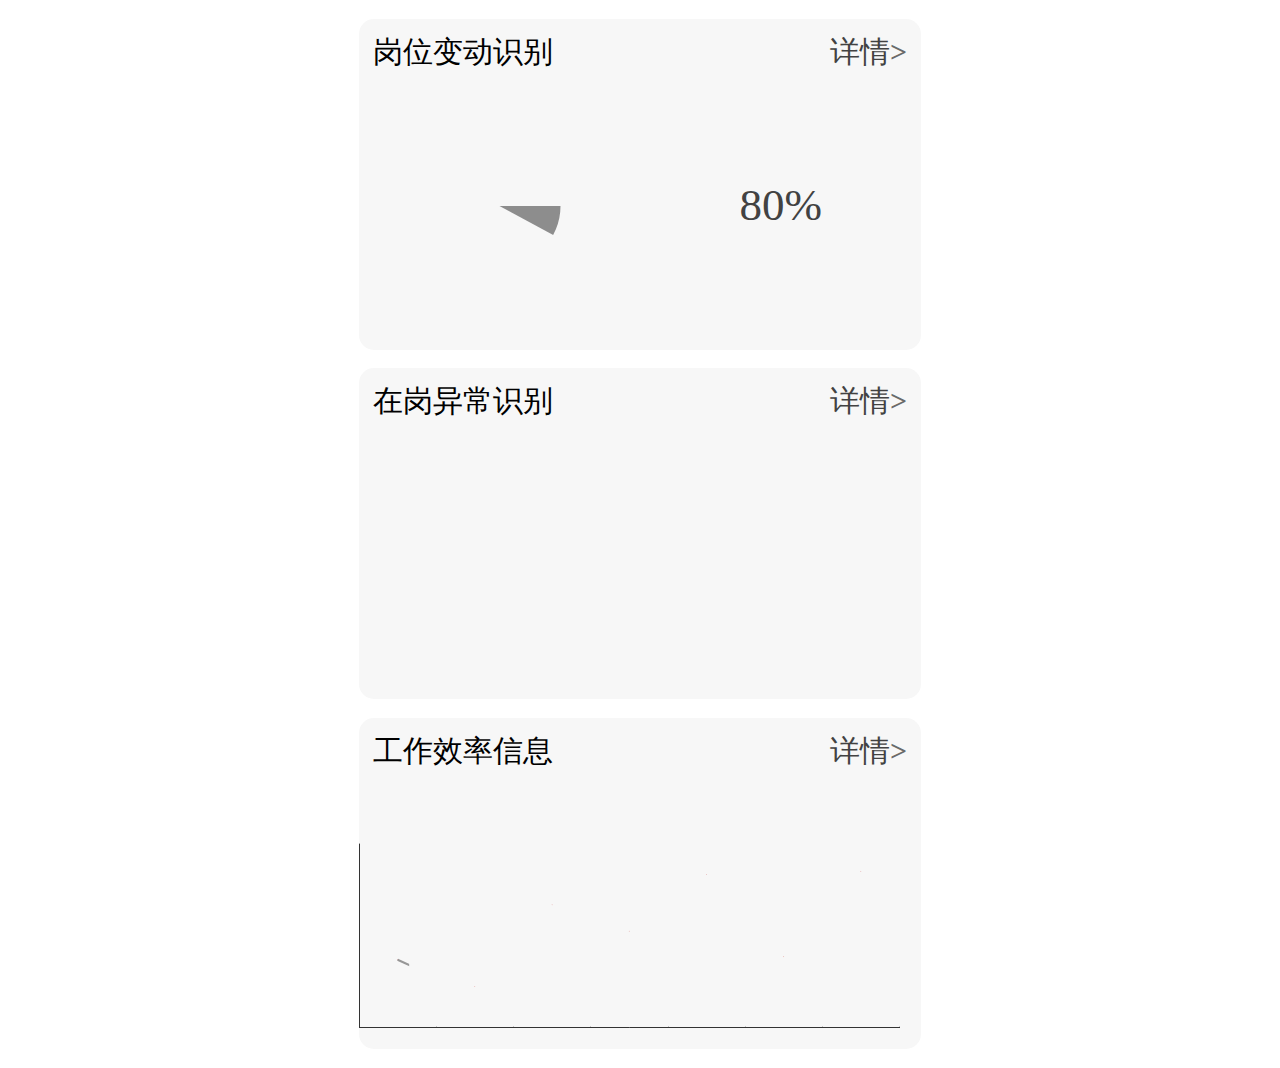
<file: index.html>
<!DOCTYPE html>
<html lang="en">
<head>
    <meta charset="UTF-8">
    <title>Title</title>
    <meta name="viewport" content="width=device-width,initial-scale=1">
    <link rel="stylesheet" href="css/index.css"/>
    <script src="./js/echarts.common.min.js"></script>
    <!--<script src="js/less.js"></script>-->
</head>
<body>
<div class="whols">
    <div class="header">

    </div>
    <div class="box1">
        <div class="title">
            <span class="l-span">岗位变动识别</span>
            <a href="view/map/map.html">详情<i>></i></a>
        </div>
        <div id="pic1"></div>
        <div class="shownumber">
            80%
        </div>
    </div>
    <div class="box2">
        <div class="title">
            <span class="l-span">在岗异常识别</span>
            <a href="view/norm/norm.html">详情<i>></i></a>
        </div>
    </div>
    <div class="box3">
        <div class="title">
            <span class="l-span">工作效率信息</span>
            <a href="view/analy/flowAnaly.html">详情<i>></i></a>
        </div>
        <div id="line"></div>
    </div>
</div>
<script type="text/javascript">
    function h_echarts() {
        var myCharts1 = echarts.init(document.getElementById('pic1'));
        var option1 = {
            backgroundColor: '#f7f7f7',
            title: {
                left: 'center',
                bottom: 10,
                width : "50%",
                height : "70%",
                textStyle: {
                    color : '#f7f7f7'
                }
            },
            tooltip: {
                trigger: 'item',
                formatter: "{a} <br/>{b} : {d}%"
            },
            visualMap: {
                show: false,
                min: 500,
                max: 600,
                inRange: {
                    colorLightness: [0, 1]
                }
            },
            series: [
                {
                    name: '岗位识别',
                    type: 'pie',
                    clockwise: 'true',
                    startAngle: '0',
                    radius: '50%',
                    center: ['50%', '50%'],
                    data: [
                        {
                            value: 80,
                            name : 80,
                            itemStyle: {
                                normal: {
                                    color: '#8d8d8d',
                                }
                            }
                        },
                        {
                            value: 20,
                            name : 20,
                            itemStyle: {
                                normal: {
                                    color: '#cecece'
                                }
                            }
                        }

                    ],
                }
            ]
        };
        myCharts1.setOption(option1);
        var chart = document.getElementById('line');
        var echart = echarts.init(chart);
        var option = {
            title: {
                text: '',
                borderColor : "#979797",
            },
            grid: {
                left: '0%',
                right: '4%',
                bottom: '0.5%',
            },
            xAxis: {
                data: ['周一','周二','周三','周四','周五','周六','周日'],
                splitLine:{
                    show:false
                }
            },
            yAxis: {
                splitLine:{
                    show:false
                }
            },
            series: [
                {
                    name:'工作效率',
                    type:'line',
                    stack: '效率',
                    smooth: true,
                    itemStyle : {
                        normal : {
                            lineStyle:{
                                color:'#979797'
                            }
                        }
                    },
                    data:[220, 132, 400, 314, 500, 230, 510]
                }
            ]
        };

        echart.setOption(option);
    }
    h_echarts();
    window.addEventListener("resize", function () {

        h_echarts();


        option.chart.resize();

    });

</script>

</body>
</html>
</file>
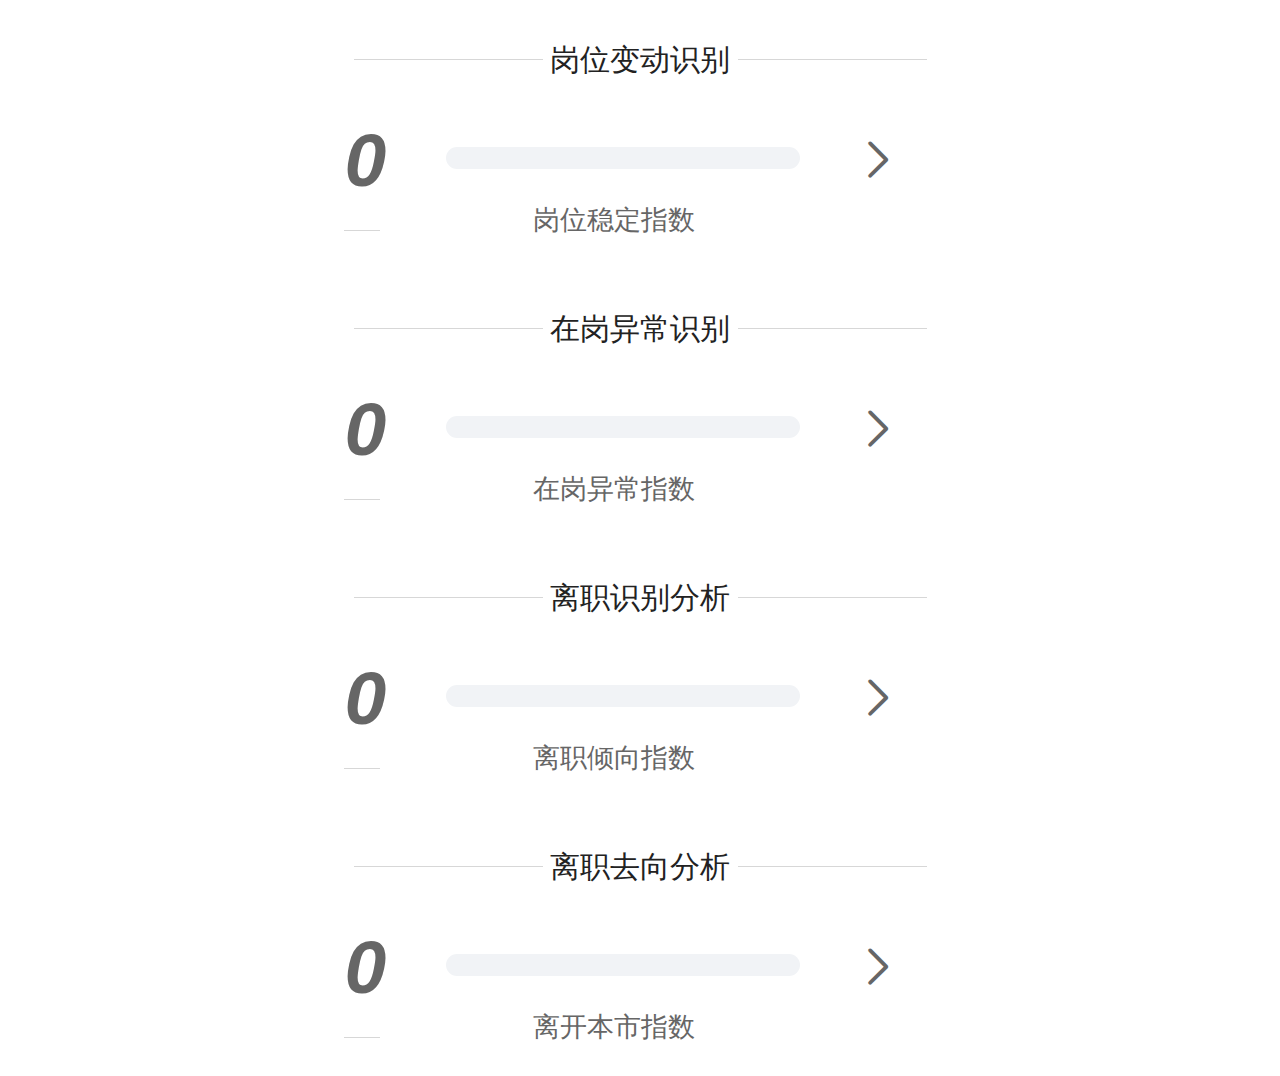
<file: view/analy/flowAnaly.html>
<!DOCTYPE html>
<html lang="en">
<head>
    <meta charset="UTF-8">
    <title>人员流动分析</title>
    <meta name="viewport" content="width=device-width,initial-scale=1">
    <link rel="stylesheet" href="../../css/normstyle/norm.css">
</head>
<body>
<div class="h-complete">
    <div class="h-norframe">
        <!--<div class="h-header">-->
        <!--<a href="./normIndex.html">详情 <i>></i></a>-->
        <!--</div>-->
        <div class="h-normContent">
            <p><span></span> 岗位变动识别 <span></span></p>
            <div class="h-text">
                <span id="position_stability_index">0</span>
                <a href="./postChange.html">
                    <div class="h-twig" id="post_change_twig">
                        <div class="h-ltwig"></div>
                        <div class="h-rtwig"></div>
                    </div>
                    <span class="h-skip iconfont icon-gengduo"></span>
                    <p>岗位稳定指数</p>
                </a>
            </div>
            <div class="h-thred"></div>
        </div>

    </div>
    <div class="h-norframe">
        <div class="h-normContent">
            <p><span></span> 在岗异常识别 <span></span></p>
            <div class="h-text">
                <span id="emp_in_post_index">0</span>
                <a href="postUnusual.html">
                    <div class="h-twig" id="post_unusual_twig">
                        <div class="h-ltwig"></div>
                        <div class="h-rtwig"></div>
                    </div>
                    <span class="h-skip iconfont icon-gengduo"></span>
                    <p>在岗异常指数</p>
                </a>
            </div>
            <div class="h-thred"></div>
        </div>
    </div>
    <div class="h-norframe">

        <div class="h-normContent">
            <p><span></span> 离职识别分析 <span></span></p>
            <div class="h-text">
                <span id="turnover_intention_index">0</span>
                <a href="leave.html">
                    <div class="h-twig" id="leave_twig">
                        <div class="h-ltwig"></div>
                        <div class="h-rtwig"></div>
                    </div>
                    <span class="h-skip iconfont icon-gengduo"></span>
                    <p>离职倾向指数</p>
                </a>
            </div>
            <div class="h-thred"></div>
        </div>
    </div>
    <div class="h-norframe">

        <div class="h-normContent">
            <p><span></span> 离职去向分析 <span></span></p>
            <div class="h-text">
                <span id="remain_in_city">0</span>
                <a href="leaveDirection.html">
                    <div class="h-twig" id="leave_direction_twig">
                        <div class="h-ltwig"></div>
                        <div class="h-rtwig"></div>
                    </div>
                    <span class="h-skip iconfont icon-gengduo"></span>
                    <p>离开本市指数</p>
                </a>
            </div>
            <div class="h-thred"></div>
        </div>
    </div>
</div>

<script src="../../js/jquery-2.1.0.min.js"></script>
<script src="../../js/common.js"></script>
<script src="../../js/api/api.common.js"></script>
<script src="../../js/api/flowAnaly/api.flow.analy.js"></script>
<script src="../../js/api/flowAnaly/api.flow.analy.callback.js"></script>
<!-- 业务 -->
<script type="text/javascript">
    $(document).ready(function () {
        getBasicInformation('flowAnalyApi');
    });
</script>

</body>
</html>
</file>
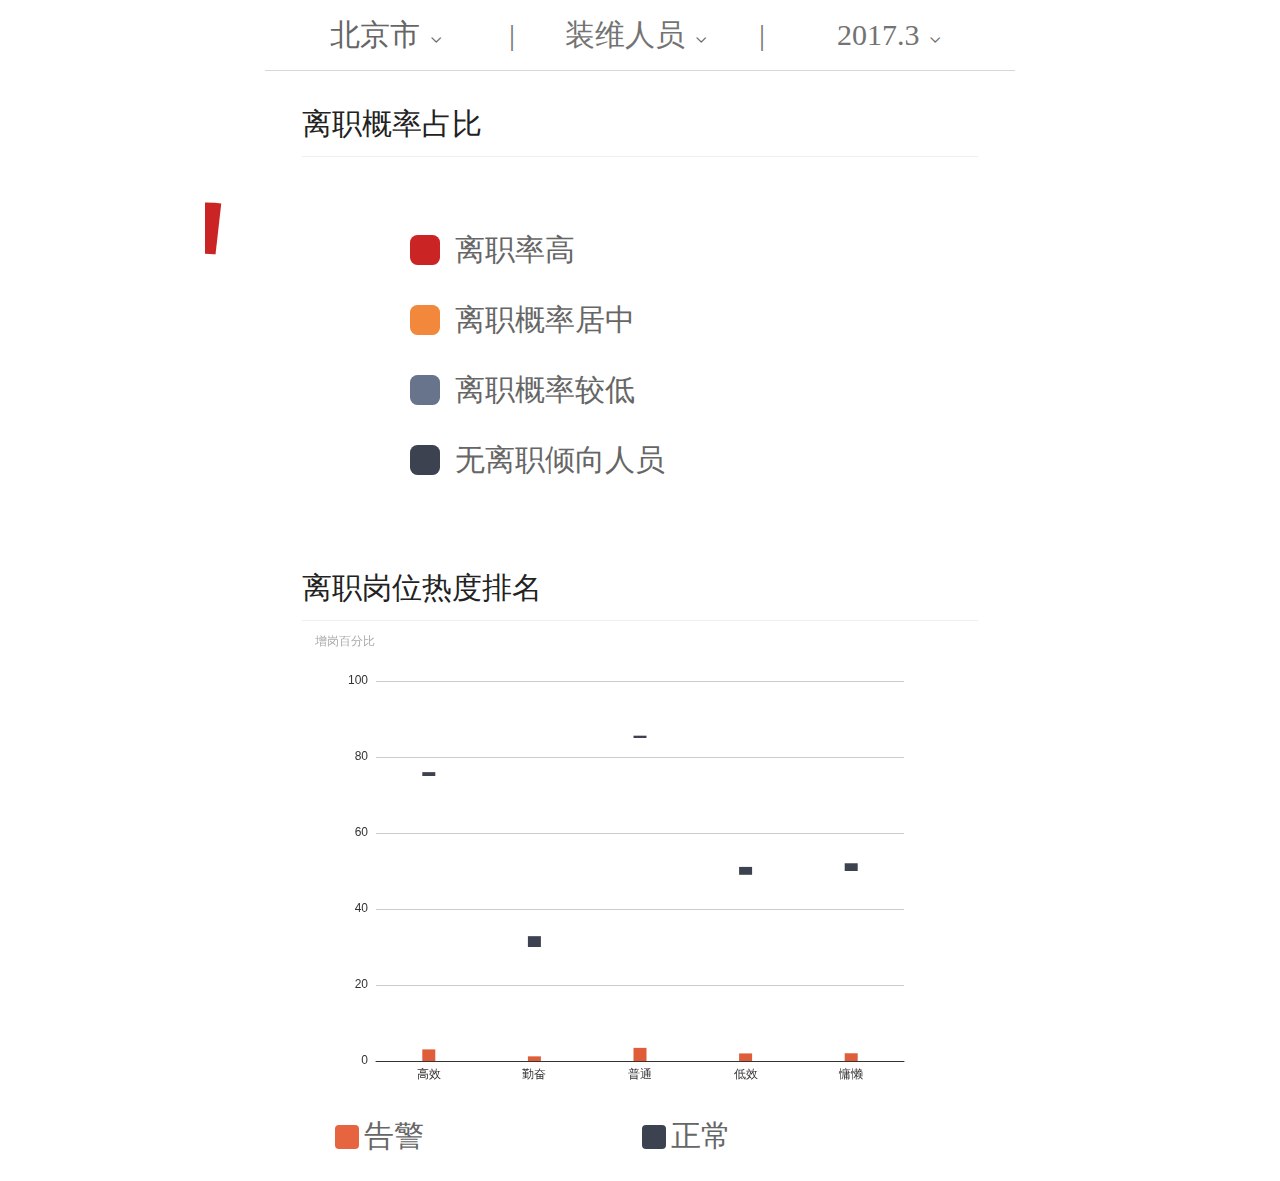
<file: view/analy/leave.html>
<!DOCTYPE html>
<html lang="en">
<head>
    <meta charset="UTF-8">
    <title>离职识别分辨</title>
    <meta name="viewport" content="width=device-width,initial-scale=1">
    <link rel="stylesheet" href="../../css/analystyle/leave.css"/>
    <script src="../../js/echarts.min.js"></script>
</head>
<body>
<!--<div class="h-unusual">-->
<!---->
<!--</div>-->
<div class="h-leave">
    <div class="h-header">
        <div class="h-lhead"><s id="city">北京市</s> <span class="iconfont icon-xiala"></span> <i class="fr">|</i></div>
        <div class="h-chead">装维人员 <span class="iconfont icon-xiala"></span> <i class="fr">|</i></div>
        <div class="h-rhead">2017.3 <span class="iconfont icon-xiala"></span></div>
    </div>
    <div class="post-drop">
        <div class="h-dropDown" id="droplDown">
            <span class="iconfont icon-shangla"></span>
            <div class="h-frienDrop">
                <div class="h-leftDrop"></div>
                <div class="h-rightDrop"></div>
            </div>
            <div class="h-closedrop"></div>
        </div>
        <div class="base-dropDown" id="personnelDown">
            <span class="iconfont icon-shangla"></span>
            <div class="base-frienDrop">
                <div class="base-leftDrop"></div>
                <div class="base-rightDrop"></div>
            </div>
            <div class="base-closedrop"></div>
        </div>
    </div>
    <div class="h-body">
        <div class="h-title">
            离职概率占比
        </div>
        <div class="h-round">
            <div id="h-ring"></div>
            <div class="h-block">
                <div class="h-block1">
                    <span></span>
                    离职率高
                </div>
                <div class="h-block2">
                    <span></span>
                    离职概率居中
                </div>
                <div class="h-block3">
                    <span></span>
                    离职概率较低
                </div>
                <div class="h-block4">
                    <span></span>
                    无离职倾向人员
                </div>
            </div>
        </div>
        <div class="h-title">
            离职岗位热度排名
        </div>
        <div class="h-colum">
            <div id="h-columnar"></div>
            <div class="h-chara">
                <div class="h-lchar">
                    <span></span>
                    告警
                </div>
                <div class="h-rchar">
                    <span></span>
                    正常
                </div>

            </div>
        </div>
    </div>
</div>

<script src="../../js/jquery-2.1.0.min.js"></script>
<script src="../../js/common.js"></script>

<script src="../../js/api/api.common.js"></script>
<script src="../../js/api/flowAnaly/leave/api.leave.js"></script>
<script src="../../js/api/flowAnaly/leave/api.leave.callback.js"></script>
<!-- 业务 -->
<script type="text/javascript">
    $(document).ready(function () {
        getBasicInformation('leaveApi');
    });
</script>

<script>
    h_ring({
        name: "h-ring",
        data: [
            {value: 25},
            {value: 25},
            {value: 25},
            {value: 25}
        ]
    });
    h_columar({
        title: "增岗百分比",
        idname: "h-columnar",
        dataname: ["东城区", "东城区", "东城区", "东城区", "东城区"],
        data: ["75", "30", "85", "49", "50"],
        topdata: ["45", "135", "115", "30", "15"],
        topshow: false,
        nameone: "告警",
        nametwo: "正常",
        markpoint: [
            {xAxis: 0, yAxis: 75 + 45},
            {xAxis: 1, yAxis: 30 + 135},
            {xAxis: 2, yAxis: 85 + 115},
            {xAxis: 3, yAxis: 49 + 30},
            {xAxis: 4, yAxis: 50 + 15},
        ]
    });

    window.addEventListener("resize", function () {
        h_ring({
            name: "h-ring",
            data: [
                {value: 25},
                {value: 25},
                {value: 25},
                {value: 25}
            ]
        });

        h_columar({
            title: "增岗百分比",
            idname: "h-columnar",
            dataname: ["高效", "勤奋", "普通", "低效", "慵懒"],
            data: ["75", "30", "85", "49", "50"],
            topdata: ["45", "135", "115", "30", "15"],
            topshow: false,
            nameone: "告警",
            nametwo: "正常",
            markpoint: [
                {xAxis: 0, yAxis: 75 + 45},
                {xAxis: 1, yAxis: 30 + 135},
                {xAxis: 2, yAxis: 85 + 115},
                {xAxis: 3, yAxis: 49 + 30},
                {xAxis: 4, yAxis: 50 + 15},
            ]
        });


        option.chart.resize();
    });
</script>
</body>
</html>
</file>
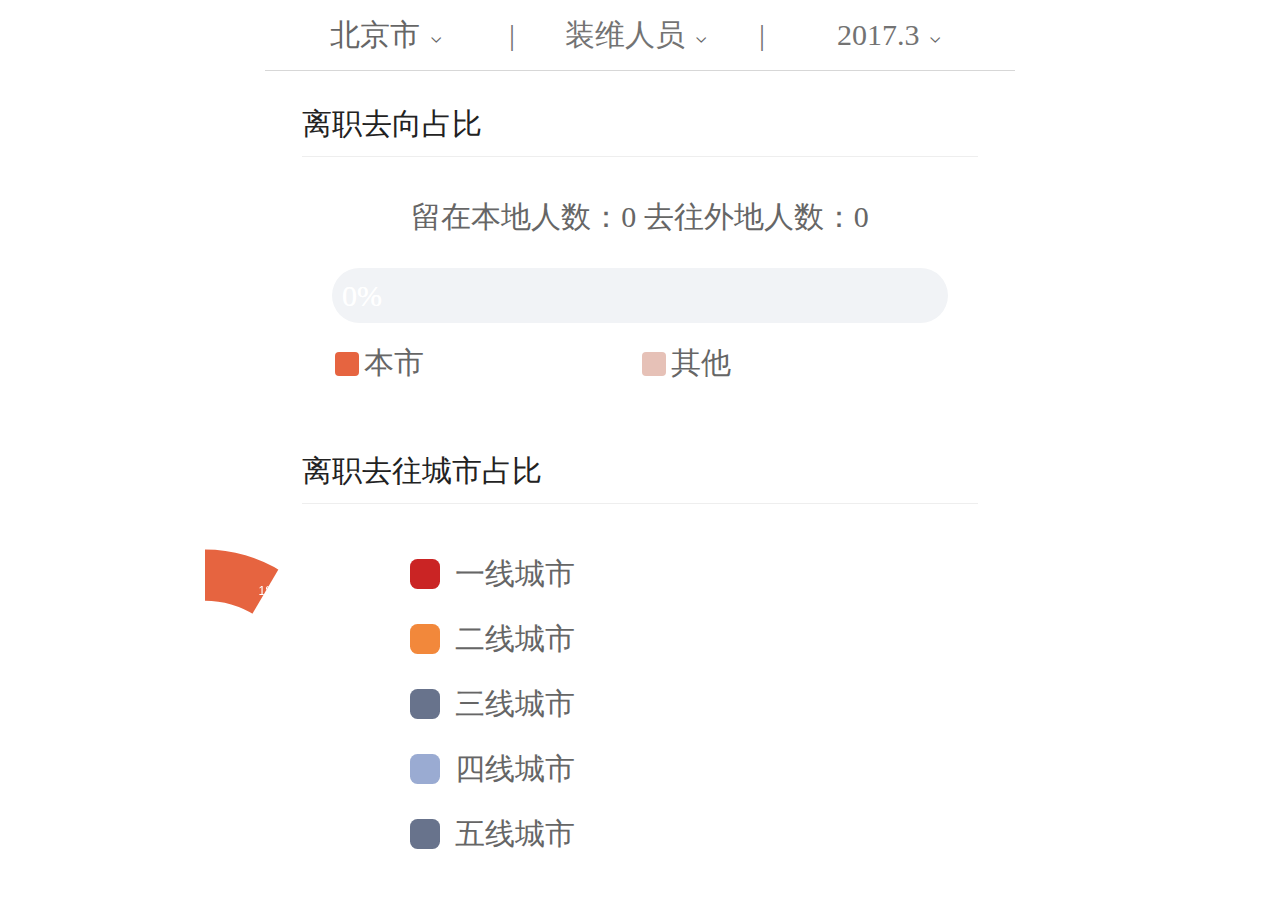
<file: view/analy/leaveDirection.html>
<!DOCTYPE html>
<html lang="en">
<head>
    <meta charset="UTF-8">
    <title>离职去向分析</title>
    <meta name="viewport" content="width=device-width,initial-scale=1">
    <link rel="stylesheet" href="../../css/analystyle/leaveDirection.css"/>
    <script src="../../js/echarts.min.js"></script>
</head>
<body>

<div class="h-leave">
    <div class="h-header">
        <div class="h-lhead"><s id="city">北京市</s> <span class="iconfont icon-xiala"></span> <i class="fr">|</i></div>
        <div class="h-chead">装维人员 <span class="iconfont icon-xiala"></span> <i class="fr">|</i></div>
        <div class="h-rhead">2017.3 <span class="iconfont icon-xiala"></span></div>
    </div>
    <div class="post-drop">
        <div class="h-dropDown" id="droplDown">
            <span class="iconfont icon-shangla"></span>
            <div class="h-frienDrop">
                <div class="h-leftDrop"></div>
                <div class="h-rightDrop"></div>
            </div>
            <div class="h-closedrop"></div>
        </div>
        <div class="base-dropDown" id="personnelDown">
            <span class="iconfont icon-shangla"></span>
            <div class="base-frienDrop">
                <div class="base-leftDrop"></div>
                <div class="base-rightDrop"></div>
            </div>
            <div class="base-closedrop"></div>
        </div>
    </div>
    <div class="h-body">
        <div class="h-title">
            离职去向占比
        </div>
        <div class="h-navs">
            <p>留在本地人数：<span id="y_totalNum">0</span> 去往外地人数：<span id="n_totalNum">0</span></p>
            <div class="h-twig" id="leave_direction_twig">
                <div class="h-llwig">0%</div>
                <div class="h-zlwig">0%</div>

            </div>
            <div class="h-chara">
                <div class="h-lchar">
                    <span></span>
                    本市
                </div>

                <div class="h-rchar">
                    <span></span>
                    其他
                </div>
            </div>
        </div>
        <div class="h-title">
            离职去往城市占比
        </div>
        <div class="h-colum">
            <div class="h-round">
                <div id="h-ring"></div>
                <div class="h-block">
                    <div class="h-block1">
                        <span></span>
                        一线城市
                    </div>
                    <div class="h-block2">
                        <span></span>
                        二线城市
                    </div>
                    <div class="h-block3">
                        <span></span>
                        三线城市
                    </div>
                    <div class="h-block4">
                        <span></span>
                        四线城市
                    </div>
                    <div class="h-block5">
                        <span></span>
                        五线城市
                    </div>
                </div>
            </div>
        </div>
    </div>
</div>
<script src="../../js/jquery-2.1.0.min.js"></script>
<script src="../../js/common.js"></script>

<script src="../../js/api/api.common.js"></script>
<script src="../../js/api/flowAnaly/leaveDirection/api.leave.direction.js"></script>
<script src="../../js/api/flowAnaly/leaveDirection/api.leave.direction.callback.js"></script>
<!-- 业务 -->
<script type="text/javascript">
    $(document).ready(function () {
        getBasicInformation('leaveDirectionApi');
    });
</script>

<script>

    h_ring({
        name : "h-ring",
        data : [
            {value : 18},
            {value : 20},
            {value : 7},
            {value : 15},
            {value : 40}
        ],
        color : [
            "#e66440",
            "#f2883b",
            "#9aabd2",
            "#68738c",
            "#3c424f"
        ]
    });

    window.addEventListener("resize", function () {
        h_ring({
            name : "h-ring",
            data : [
                {value : 18},
                {value : 20},
                {value : 7},
                {value : 15},
                {value : 40}
            ],
            color : [
                "#e66440",
                "#f2883b",
                "#9aabd2",
                "#68738c",
                "#3c424f"
            ]
        });

        option.chart.resize();
    });
</script>
</body>
</html>
</file>
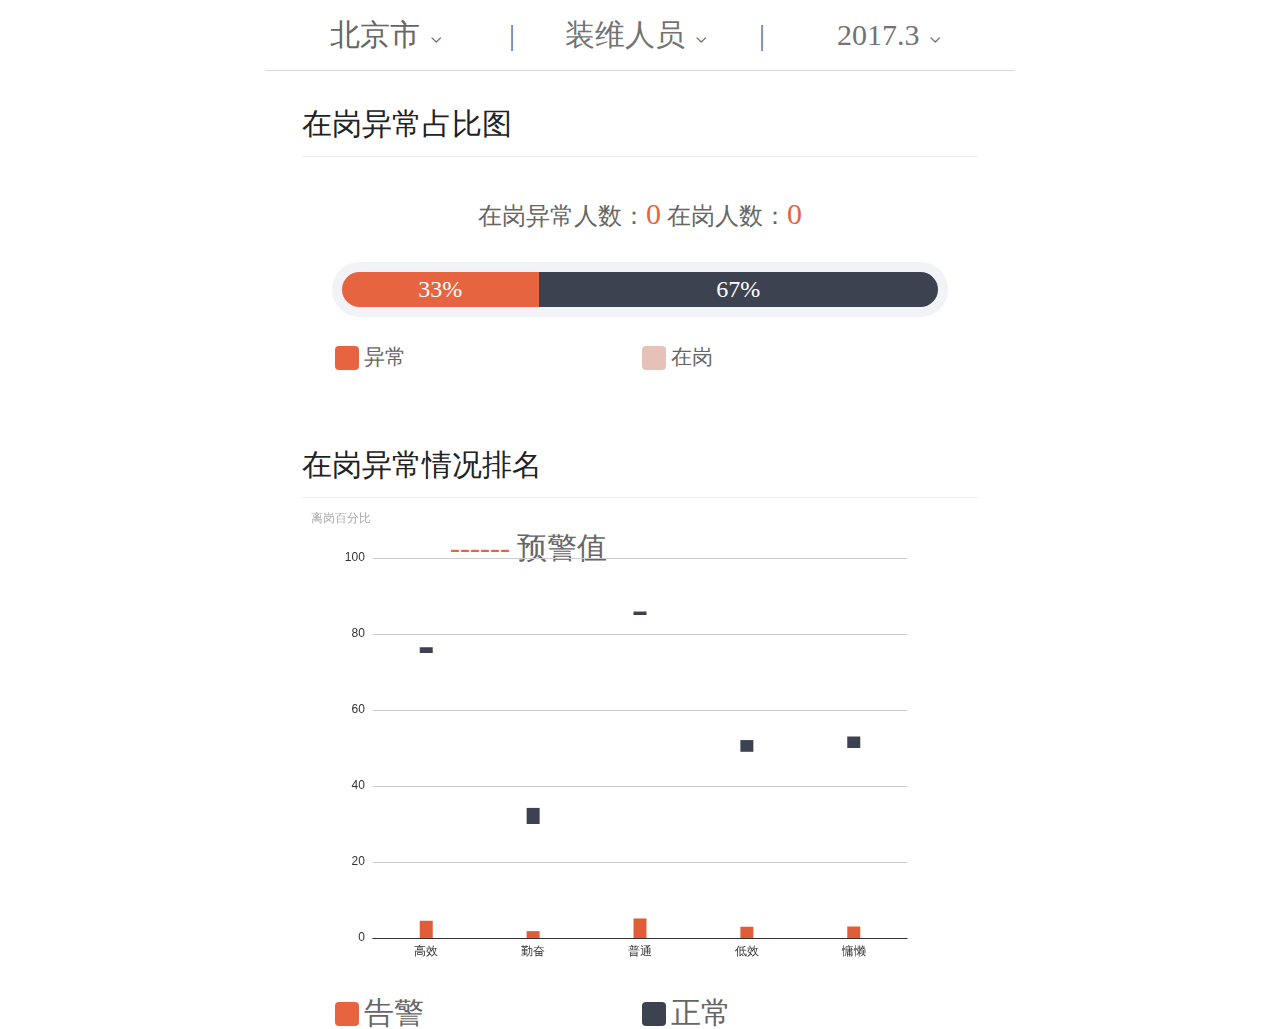
<file: view/analy/postChange.html>
<!DOCTYPE html>
<html lang="en">
<head>
    <meta charset="UTF-8">
    <title>在岗异常识别</title>
    <meta name="viewport" content="width=device-width,initial-scale=1">
    <link rel="stylesheet" href="../../css/normstyle/normIndex.css">
    <link rel="stylesheet" href="../../css/analystyle/postUnusual.css">
    <script src="../../js/echarts.min.js"></script>
</head>
<body>
<div class="h-normIndex">
    <div class="h-closetime"></div>
    <div class="h-header">
        <div class="h-lhead"><s id="city">北京市</s> <span class="iconfont icon-xiala"></span> <i class="fr">|</i></div>
        <div class="h-chead">装维人员 <span class="iconfont icon-xiala"></span> <i class="fr">|</i></div>
        <div class="h-rhead">2017.3 <span class="iconfont icon-xiala"></span></div>
    </div>
    <div class="post-drop">
        <div class="h-dropDown" id="droplDown">
            <div class="h-frienDrop">
                <div class="h-leftDrop"></div>
                <div class="h-rightDrop"></div>
            </div>
            <div class="h-closedrop"></div>
        </div>
        <div class="base-dropDown" id="personnelDown">
            <div class="base-frienDrop">
                <div class="base-leftDrop"></div>
                <div class="base-rightDrop"></div>
            </div>
            <div class="base-closedrop"></div>
        </div>
    </div>
    <div class="h-bodys">
        <div class="h-title">
            在岗异常占比图
        </div>
        <div class="h-navs">
            <p>在岗异常人数：<span id="n_totalNum">0</span> 在岗人数：<span id="y_totalNum">0</span></p>
            <div class="h-twig" id="h-unusprog">
                <div class="h-llwig">0%</div>
                <div class="h-zlwig">0%</div>

            </div>
            <div class="h-chara">
                <div class="h-lchar">
                    <span></span>
                    异常
                </div>

                <div class="h-rchar">
                    <span></span>
                    在岗
                </div>
            </div>
        </div>
        <div class="h-title">
            在岗异常情况排名

        </div>
        <div class="h-normchart">
            <div class="h-markpoin">
                <span>------</span>
                预警值
                <span id="warningValue"></span>
            </div>
            <div id="h-norchart"></div>
            <div class="h-chara">
                <div class="h-lchar">
                    <span></span>
                    告警
                </div>
                <div class="h-rchar">
                    <span></span>
                    正常
                </div>

            </div>
        </div>
    </div>
</div>
<script src="../../js/echarts.min.js"></script>
<script src="../../js/jquery-2.1.0.min.js"></script>
<script src="../../js/common.js"></script>

<script src="../../js/api/api.common.js"></script>
<script src="../../js/api/flowAnaly/jobChanges/api.job.changes.js"></script>
<script src="../../js/api/flowAnaly/jobChanges/api.job.changes.callback.js"></script>
<!-- 业务 -->
<script type="text/javascript">
    $(document).ready(function () {
        getBasicInformation('jobChangesApi');
    });
</script>
<script>

    $(".h-posttime").on("click", function () {
        $(".h-timeShow").stop().fadeToggle();
        $(".h-closetime").stop().fadeToggle();
        $(".h-posttime .icon-xiala").toggleClass("icon-shangla");

    })
    $(".h-closetime").on("click", function () {
        $(".h-timeShow").stop().fadeToggle();
        $(".h-closetime").stop().fadeToggle();
        $(".h-posttime .icon-xiala").toggleClass("icon-shangla");
    })
    $(".h-timeShow").on("click", "span", function () {
        $(this).addClass("h-timeclick").siblings().removeClass("h-timeclick");
        var index = $(this).index();
        var txt = $(this).html();
        console.log(txt);
        $(".h-posttime span").html("在岗时长" + txt + " ");
    })

    h_scale({
        idname: "h-unusprog",
        leftname: "h-llwig",
        centername: "h-zlwig",
        lchar: 33,
        zchar: 67
    });

    h_columar({
        title: "离岗百分比",
        idname: "h-norchart",
        dataname: ["东城区", "东城区", "东城区", "东城区", "东城区"],
        data: ["75", "30", "85", "49", "50"],
        topdata: ["45", "135", "115", "30", "15"],
        topshow: false,
        nameone: "告警",
        nametwo: "正常",
        markpoint: [
            {xAxis: 0, yAxis: 75 + 45},
            {xAxis: 1, yAxis: 30 + 135},
            {xAxis: 2, yAxis: 85 + 115},
            {xAxis: 3, yAxis: 49 + 30},
            {xAxis: 4, yAxis: 50 + 15},
        ]
    });
    window.addEventListener("resize", function () {
        h_columar({
            title: "离岗百分比",
            idname: "h-norchart",
            dataname: ["高效", "勤奋", "普通", "低效", "慵懒"],
            data: ["75", "30", "85", "49", "50"],
            topdata: ["45", "135", "115", "30", "15"],
            topshow: false,
            nameone: "告警",
            nametwo: "正常",
            markpoint: [
                {xAxis: 0, yAxis: 75 + 45},
                {xAxis: 1, yAxis: 30 + 135},
                {xAxis: 2, yAxis: 85 + 115},
                {xAxis: 3, yAxis: 49 + 30},
                {xAxis: 4, yAxis: 50 + 15},
            ]
        });


        option.chart.resize();
    });
</script>
</body>
</html>
</file>
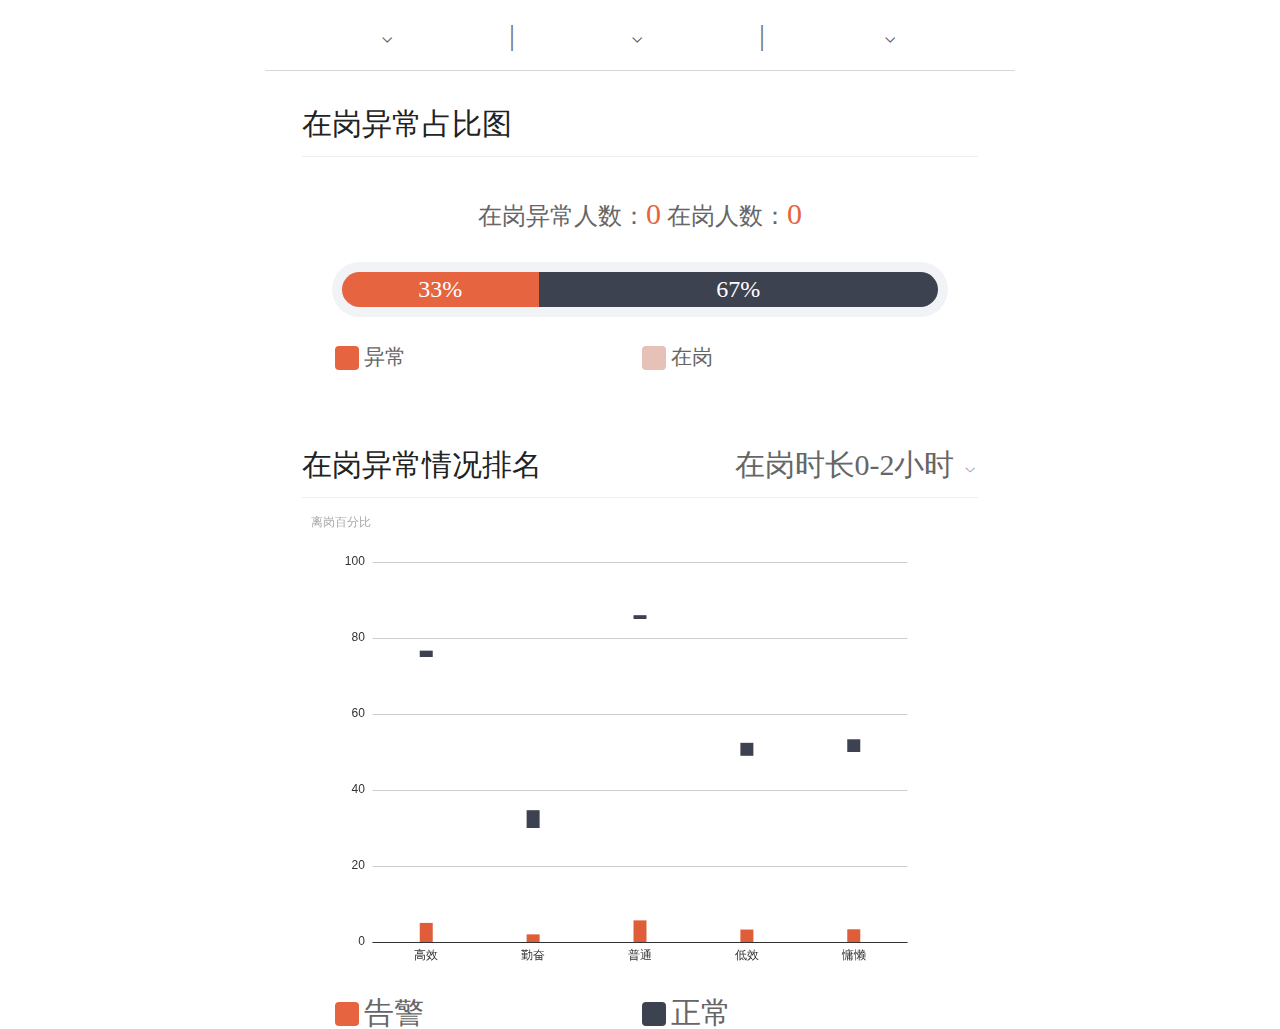
<file: view/analy/postUnusual.html>
<!DOCTYPE html>
<html lang="en">
<head>
    <meta charset="UTF-8">
    <title>在岗异常识别</title>
    <meta name="viewport" content="width=device-width,initial-scale=1">
    <link rel="stylesheet" href="../../css/normstyle/normIndex.css">
    <link rel="stylesheet" href="../../css/analystyle/postUnusual.css">
    <script src="../../js/echarts.min.js"></script>
</head>
<body>
<div class="h-normIndex">
    <div class="h-closetime"></div>
    <div class="h-header">
        <div
                class="h-lhead"><s id="region"></s> <span class="base-iconone iconfont icon-xiala"></span> <i
                class="fr">|</i></div>
        <div class="h-chead"><s id="post"></s> <span class="base-icontwo iconfont icon-xiala"></span> <i class="fr">|
        </i></div>
        <div class="h-rhead"><s id="month"></s> <span class="base-iconthree iconfont icon-xiala"></span></div>
    </div>
    <div class="post-drop">
        <div class="h-dropDown" id="droplDown">
            <div class="h-frienDrop">
                <div class="h-leftDrop"></div>
                <div class="h-rightDrop"></div>
            </div>
            <div class="h-closedrop"></div>
        </div>
        <div class="base-dropDown" id="personnelDown">
            <div class="base-frienDrop">
                <div class="base-leftDrop"></div>
                <div class="base-rightDrop"></div>
            </div>
            <div class="base-closedrop"></div>
        </div>
    </div>

    <div class="h-bodys">
        <div class="h-title">
            在岗异常占比图
        </div>
        <div class="h-navs">
            <p>在岗异常人数：<span id="y_totalNum">0</span> 在岗人数：<span id="n_totalNum">0</span></p>
            <div class="h-twig" id="h-unusprog">
                <div class="h-llwig">0%</div>
                <div class="h-zlwig">0%</div>

            </div>
            <div class="h-chara">
                <div class="h-lchar">
                    <span></span>
                    异常
                </div>

                <div class="h-rchar">
                    <span></span>
                    在岗
                </div>
            </div>
        </div>
        <div class="h-title">
            在岗异常情况排名
            <div class="h-posttime">
                <span>在岗时长0-2小时 </span><i class="iconfont icon-xiala"></i>
            </div>
            <div class="h-timeShow">
                <span> 0 小时</span>
                <span>0-2小时</span>
                <span>2-4小时</span>
                <span>4-6小时</span>
                <span>6-8小时</span>
            </div>
        </div>
        <div class="h-normchart">
            <div id="h-norchart"></div>
            <div class="h-chara">
                <div class="h-lchar">
                    <span></span>
                    告警
                </div>
                <div class="h-rchar">
                    <span></span>
                    正常
                </div>
            </div>
        </div>
    </div>
</div>
<script src="../../js/echarts.min.js"></script>
<script src="../../js/jquery-2.1.0.min.js"></script>
<script src="../../js/common.js"></script>

<script src="../../js/api/api.common.js"></script>
<script src="../../js/api/flowAnaly/postUnusual/api.post.unusual.js"></script>
<script src="../../js/api/flowAnaly/postUnusual/api.post.unusual.callback.js"></script>
<!-- 业务 -->
<script type="text/javascript">
    $(document).ready(function () {
//        getBasicInformation('postUnusualApi');
        postUnusualApi();
    });
</script>

<script>

    $(".h-posttime").on("click", function () {
        $(".h-timeShow").stop().fadeToggle();
        $(".h-closetime").stop().fadeToggle();
        $(".h-posttime .icon-xiala").toggleClass("icon-shangla");

    })
    $(".h-closetime").on("click", function () {
        $(".h-timeShow").stop().fadeToggle();
        $(".h-closetime").stop().fadeToggle();
        $(".h-posttime .icon-xiala").toggleClass("icon-shangla");
    })
    $(".h-timeShow").on("click", "span", function () {
        $(this).addClass("h-timeclick").siblings().removeClass("h-timeclick");
        var index = $(this).index();
        var txt = $(this).html();
        console.log(txt);
        $(".h-posttime span").html("在岗时长" + txt + " ");
    })
    //    var data = [
    //        {
    //            area: "东城区",
    //            street: [
    //                "安抚卫生服务而非",
    //                "东方卫视的范围",
    //                "单位埃尔文",
    //                "是否为而服务",
    //                "史蒂文安稳区分",
    //                "是打发违法未放弃无符文",
    //            ]
    //        },
    //        {
    //            area: "西城区",
    //            street: [
    //                "大废物发生的访问法",
    //                "的三分闻风丧胆访问方式的范围",
    //                "大额我发的是访问",
    //                "的身份无法飒飒的范围",
    //                "的是否为发送到服务",
    //                "的无法闻风丧胆",
    //                "干妈风味发",
    //                "大范围放弃违法",
    //            ]
    //        },
    //        {
    //            area: "海淀区",
    //            street: [
    //                "大师傅违法服务",
    //                "是打发的范围",
    //                "的萨芬违法的是否为",
    //                "大访问方式的称为",
    //                "是打发额无法为其",
    //                "大富翁发大水发文",
    //                "发vs方式单位房去重v中文网",
    //                "大范围艾弗森的氛围",
    //            ]
    //        },
    //        {
    //            area: "朝阳区",
    //            street: [
    //                "大事发生的发问",
    //                "大微风物权法",
    //                "大访问方式的范围",
    //                "是打发违法第三方",
    //                "大废物发我",
    //                "苏打粉无法的范围",
    //                "大幅闻风丧胆",
    //                "大闻风丧胆",
    //            ]
    //        },
    //        {
    //            area: "通州区",
    //            street: [
    //                "出vs打的娃儿",
    //                "大范围放弃违法",
    //                "大师傅为啥分",
    //                "大富翁群二二群热无",
    //                "大富翁群群二群二",
    //                "大访问方式的范围",
    //                "打发威锋网",
    //                "大废物发斯蒂芬色",
    //            ]
    //        },
    //        {
    //            area: "昌平区",
    //            street: [
    //                "出vs打的娃儿",
    //                "大范围放弃违法",
    //                "大师傅为啥分",
    //                "大富翁群二二群热无",
    //                "大富翁群群二群二",
    //                "大访问方式的范围",
    //                "打发威锋网",
    //                "大废物发斯蒂芬色",
    //            ]
    //        },
    //        {
    //            area: "大兴区",
    //            street: [
    //                "出vs打的娃儿",
    //                "大范围放弃违法",
    //                "大师傅为啥分",
    //                "大富翁群二二群热无",
    //                "大富翁群群二群二",
    //                "大访问方式的范围",
    //                "打发威锋网",
    //                "大废物发斯蒂芬色",
    //            ]
    //        },
    //    ];
    //    var data1 = [
    //        {
    //            area: "装维人员",
    //            street: [
    //                "安抚卫生服务而非",
    //                "东方卫视的范围",
    //                "单位埃尔文",
    //                "是否为而服务",
    //                "史蒂文安稳区分",
    //                "是打发违法未放弃无符文",
    //            ]
    //        },
    //        {
    //            area: "渠道人员",
    //            street: [
    //                "大废物发生的访问法",
    //                "的三分闻风丧胆访问方式的范围",
    //                "大额我发的是访问",
    //                "的身份无法飒飒的范围",
    //                "的是否为发送到服务",
    //                "的无法闻风丧胆",
    //                "干妈风味发",
    //                "大范围放弃违法",
    //            ]
    //        },
    //        {
    //            area: "全部人员",
    //            street: [
    //                "大师傅违法服务",
    //                "是打发的范围",
    //                "的萨芬违法的是否为",
    //                "大访问方式的称为",
    //                "是打发额无法为其",
    //                "大富翁发大水发文",
    //                "发vs方式单位房去重v中文网",
    //                "大范围艾弗森的氛围",
    //            ]
    //        }
    //    ];
    //    h_region(data1, {
    //        overallId: "personnelDown", //点击弹出框的父盒子的ID名
    //        developDrop: "h-header", //这是点击顶部信息弹出框的类名
    //        developIcon: "h-chead",
    //        leftDrop: "base-leftDrop", //左侧弹出的的类名  市区的类名
    //        rightDrop: "base-rightDrop",//右侧弹出的类名  详情区域的类名
    //        closeDrop: "base-closedrop" //关闭页面的类名  属于默认关闭搜索，只做关闭用
    //    });
    //    h_region(data, {
    //        overallId: "droplDown", //点击弹出框的父盒子的ID名
    //        developDrop: "h-header", //这是点击顶部信息弹出框的类名
    //        developIcon: "h-lhead",
    //        leftDrop: "h-leftDrop", //左侧弹出的的类名  市区的类名
    //        rightDrop: "h-rightDrop",//右侧弹出的类名  详情区域的类名
    //        closeDrop: "h-closedrop" //关闭页面的类名  属于默认关闭搜索，只做关闭用
    //    });

    h_scale({
        idname: "h-unusprog",
        leftname: "h-llwig",
        centername: "h-zlwig",
        lchar: 33,
        zchar: 67
    });

    h_columar({
        title: "离岗百分比",
        idname: "h-norchart",
        dataname: ["东城区", "东城区", "东城区", "东城区", "东城区"],
        data: ["75", "30", "85", "49", "50"],
        topdata: ["45", "135", "115", "30", "15"],
        topshow: false,
        nameone: "告警",
        nametwo: "正常",
        markpoint: [
            {xAxis: 0, yAxis: 75 + 45},
            {xAxis: 1, yAxis: 30 + 135},
            {xAxis: 2, yAxis: 85 + 115},
            {xAxis: 3, yAxis: 49 + 30},
            {xAxis: 4, yAxis: 50 + 15},
        ]
    });
    window.addEventListener("resize", function () {
        h_columar({
            title: "离岗百分比",
            idname: "h-norchart",
            dataname: ["高效", "勤奋", "普通", "低效", "慵懒"],
            data: ["75", "30", "85", "49", "50"],
            topdata: ["45", "135", "115", "30", "15"],
            topshow: false,
            nameone: "告警",
            nametwo: "正常",
            markpoint: [
                {xAxis: 0, yAxis: 75 + 45},
                {xAxis: 1, yAxis: 30 + 135},
                {xAxis: 2, yAxis: 85 + 115},
                {xAxis: 3, yAxis: 49 + 30},
                {xAxis: 4, yAxis: 50 + 15},
            ]
        });


        option.chart.resize();
    });
</script>
</body>
</html>
</file>
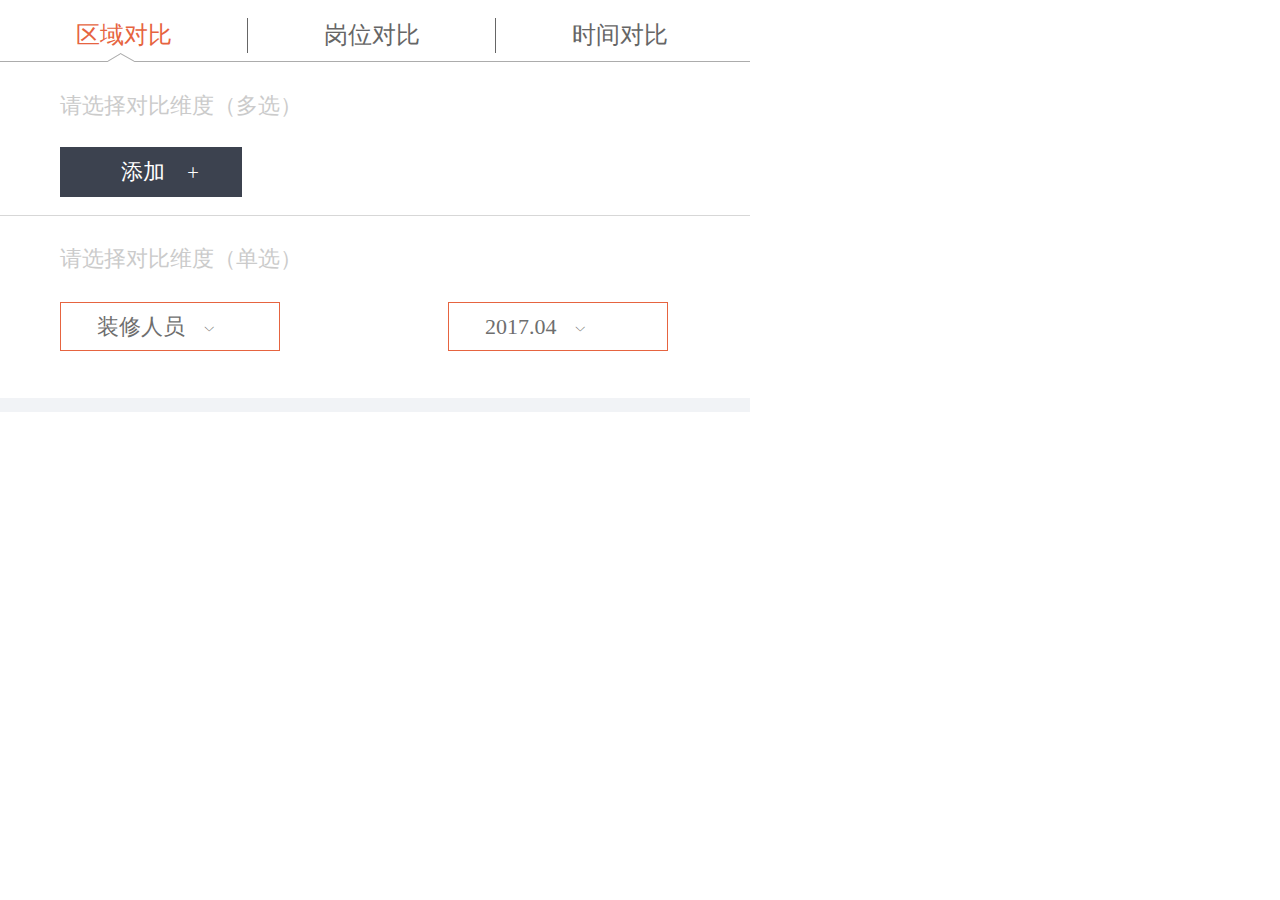
<file: view/contrast/positionChangeContrast.html>
<!DOCTYPE html>
<html lang="en">
<head>
    <meta charset="UTF-8">
    <title>岗位变动对比</title>
    <meta name="viewport" content="width=device-width,initial-scale=1.0,user-scalable=no">
    <link rel="stylesheet" href="../../css/contrastStyle/changeContrastMain.css"/>
    <link rel="stylesheet" href="../../css/contrastStyle/positionChangeContrast.css"/>
    <script src="../../js/common/rem.js"></script>
    <script src="../../js/echarts.min.js"></script>
</head>
<body>
<!--<div class="com_head fgb-color title-color">-->
<!--岗位变动对比-->
<!--</div>-->
<div class="com_center">
    <ul class="contrastList">
        <li class="currentOption">区域对比</li>
        <li>岗位对比</li>
        <li style="border:none;">时间对比</li>
    </ul>
    <div class="addAreaList">
        <div class="whiteBg">
            <div class="chooseTip">请选择对比维度(多选)</div>
            <ul>

            </ul>
            <div class="btnOk">确定</div>
        </div>
    </div>
    <div class="slide">
        <dl class="slide-dl ">
            <dt>请选择对比维度（多选）</dt>
            <dd>
                <ul class="multiSelect">
                    <li class="addContrast"><span class="addText">添加</span><span class="iconfont icon-add"></span></li>
                </ul>
            </dd>
        </dl>
        <div class="splitLine"></div>
        <dl class="slide-dl slide-dl-position">
            <dt>请选择对比维度（单选）</dt>
            <dd>
                <div class="styled-select" id="leftSelect">
                    <i class="currentSelect">装修人员</i>
                    <span class="iconfont icon-xiala"></span>
                </div>
                <div class="styled-select marginLeft" id="rightSelect">
                    <i class="currentSelect">2017.04</i>
                    <span class="iconfont icon-xiala"></span>
                </div>
                <div class="selectAreaList" id="selectLeftArea">
                    <div class="whiteBg">
                        <ul>
                        </ul>
                    </div>
                </div>
                <div class="selectAreaList" id="selectRightArea">
                    <div class="whiteBg">
                        <ul>
                        </ul>
                    </div>
                </div>
            </dd>
        </dl>
        <div class="splitModule"></div>
        <div class="ch_columar_title">
            <!--<span class="multiSelectName"></span><span class="currentSingleLeftName"></span><span class="currentSingleRightName"></span>份岗位变动对比-->
            <!--<span class="currentSingleLeftName"></span><span class="multiSelectName"></span><span class="currentSingleRightName"></span>份岗位变动对比-->
            <!--<span class="currentSingleLeftName"></span><span class="currentSingleRightName"></span><span class="multiSelectName"></span>份岗位变动对比-->
            <span class="title-color">东城区</span>与<span class="title-color">西城区</span> 装维人员 2017年4月份岗位变动对比
        </div>
        <div id="columar-area"></div>
        <div class="columar-tip">
            <spn class="tipImg-abnormal"></spn>
            <span class="tip-describe">在岗异常人数</span>
        </div>
        <div class="columar-tip">
            <span class="tipImg-normal"></span>
            <span class="tip-describe">在岗人数</span>
        </div>

    </div>
</div>
<script src="../../js/jquery-2.1.0.min.js"></script>
<script src="../../js/echarts.min.js"></script>
<script src="../../js/common.js"></script>
<script src="../../js/contrast/contrast.js"></script>

<script src="../../js/api/api.common.js"></script>
<script src="../../js/api/contrast/api.contrast.js"></script>
<script src="../../js/api/contrast/api.contrast.callback.js"></script>
</body>
</html>
</file>
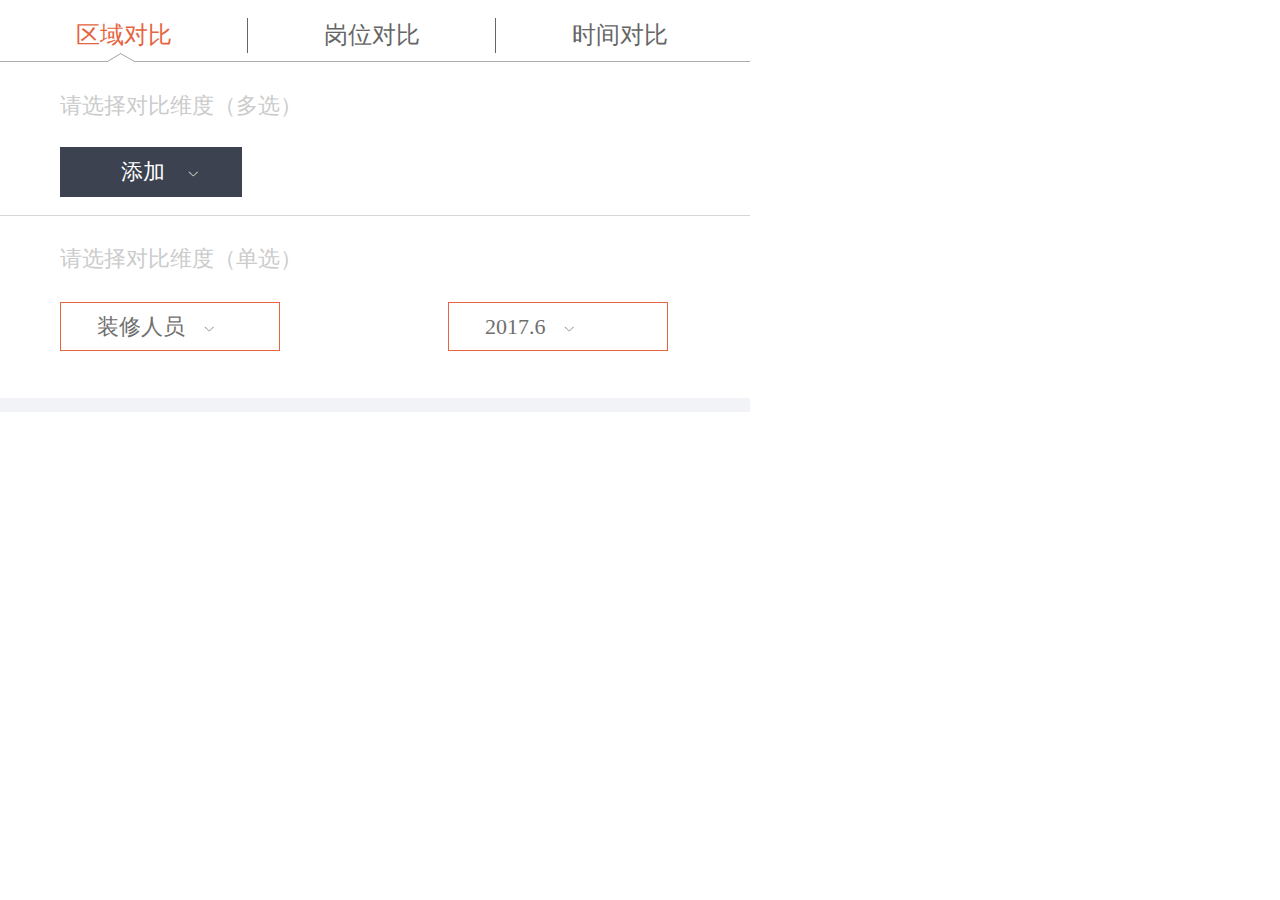
<file: view/contrast/taskPerformContrast.html>
<!DOCTYPE html>
<html lang="en">
<head>
    <meta charset="UTF-8">
    <title>员工效能评估对比</title>
    <meta name="viewport" content="width=device-width,initial-scale=1.0,user-scalable=no">
    <link rel="stylesheet" href="../../css/contrastStyle/changeContrastMain.css"/>
    <link rel="stylesheet" href="../../css/contrastStyle/positionChangeContrast.css"/>
    <script src="../../js/common/rem.js"></script>
    <script src="../../js/echarts.min.js"></script>
</head>
<body>
<!--<div class="com_head fgb-color title-color">-->
<!--岗位变动对比-->
<!--</div>-->
<div class="com_center">
    <ul class="contrastList">
        <li class="currentOption">区域对比</li>
        <li>岗位对比</li>
        <li style="border:none;">时间对比</li>
    </ul>
    <div class="addAreaList">
        <div class="whiteBg">
            <ul>

            </ul>
            <div class="btnOk">确定</div>
        </div>
    </div>
    <div class="slide">
        <dl class="slide-dl ">
            <dt>请选择对比维度（多选）</dt>
            <dd>
                <ul class="multiSelect">
                    <li class="addContrast"><span class="addText">添加</span><span class="iconfont icon-xiala"></span></li>
                </ul>
            </dd>
        </dl>
        <div class="splitLine"></div>
        <dl class="slide-dl slide-dl-position">
            <dt>请选择对比维度（单选）</dt>
            <dd>
                <div class="styled-select" id="leftSelect">
                    <i class="currentSelect">装修人员</i>
                    <span class="iconfont icon-xiala"></span>
                </div>
                <div class="styled-select marginLeft" id="rightSelect">
                    <i class="currentSelect">2017.04</i>
                    <span class="iconfont icon-xiala"></span>
                </div>
                <div class="selectAreaList" id="selectLeftArea">
                    <div class="whiteBg">
                        <ul>
                        </ul>
                    </div>
                </div>
                <div class="selectAreaList" id="selectRightArea">
                    <div class="whiteBg">
                        <ul>
                        </ul>
                    </div>
                </div>
            </dd>
        </dl>
        <div class="splitModule"></div>
        <div class="ch_columar_title">
            <div class="areaTitle">
                <span class="multiSelectName"></span><span class="currentSingleLeftName"></span><span class="currentSingleRightName"></span>份岗位变动对比
            </div>
            <div class="stationTitle">
                <span class="currentSingleLeftName"></span><span class="multiSelectName"></span><span class="currentSingleRightName"></span>份岗位变动对比
            </div>
            <div class="titleTitle">
                <span class="currentSingleLeftName"></span><span class="currentSingleRightName"></span><span class="multiSelectName"></span>份岗位变动对比
            </div>
        </div>
        <div id ="columar-area"></div>
        <div class="columar-tip">
            <span class="tipImg-abnormal"></span>
            <span class="tip-describe">在岗异常人数</span>
        </div>
        <div class="columar-tip">
            <span class="tipImg-normal"></span>
            <span class="tip-describe">在岗人数</span>
        </div>

    </div>
</div>
<script src="../../js/jquery-2.1.0.min.js"></script>
<script src="../../js/echarts.min.js"></script>
<script src="../../js/common.js"></script>
<script src="../../js/contrast/taskPerformContrast.js"></script>

<script src="../../js/api/api.common.js"></script>
<script src="../../js/api/contrast/api.contrast.js"></script>
<script src="../../js/api/contrast/api.contrast.callback.js"></script>

</body>
</html>
</file>
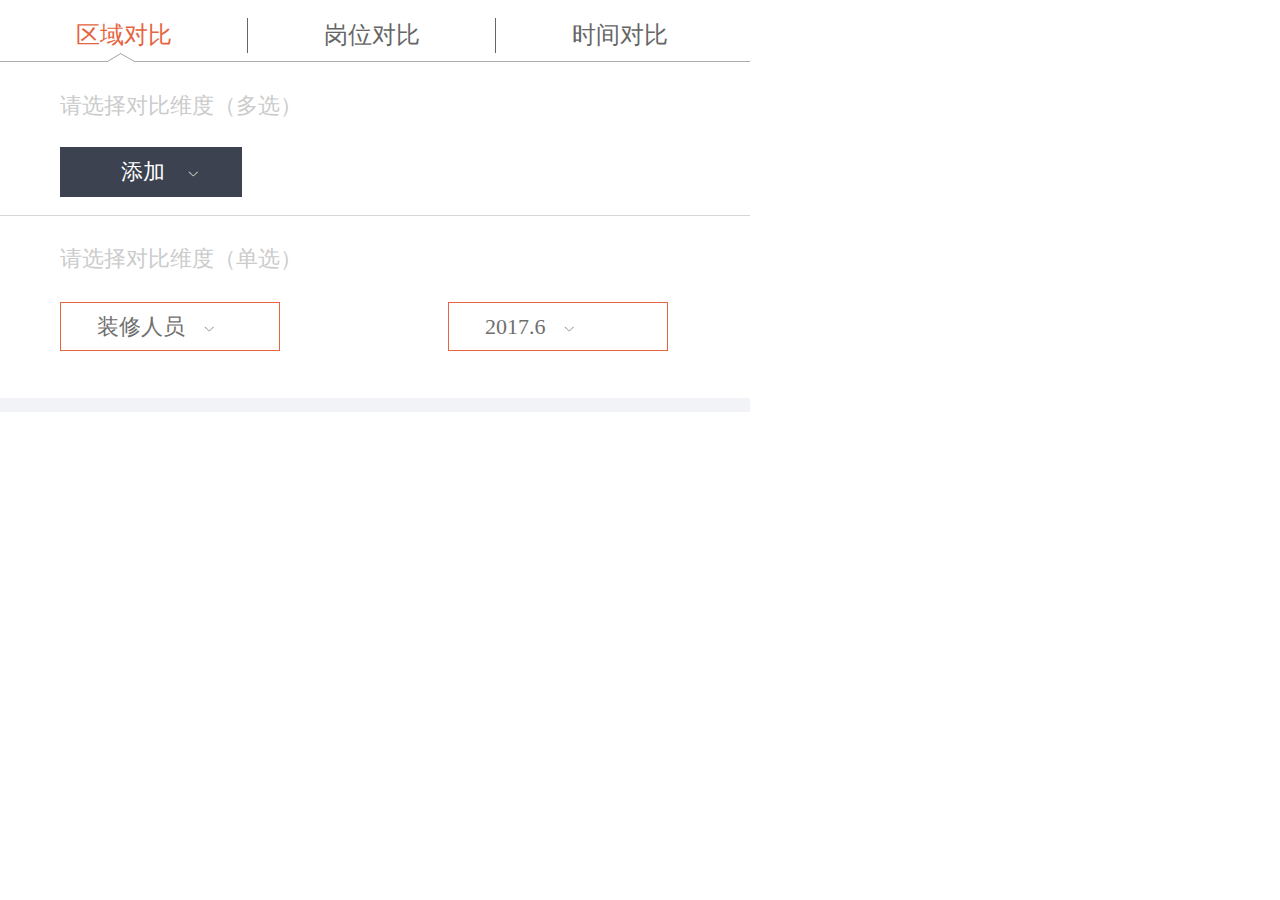
<file: view/contrast/workStandardContrast.html>
<!DOCTYPE html>
<html lang="en">
<head>
    <meta charset="UTF-8">
    <title>用功规范对比</title>
    <meta name="viewport" content="width=device-width,initial-scale=1.0,user-scalable=no">
    <link rel="stylesheet" href="../../css/contrastStyle/changeContrastMain.css"/>
    <link rel="stylesheet" href="../../css/contrastStyle/positionChangeContrast.css"/>
    <script src="../../js/common/rem.js"></script>
    <script src="../../js/echarts.min.js"></script>
</head>
<body>
<!--<div class="com_head fgb-color title-color">-->
<!--岗位变动对比-->
<!--</div>-->
<div class="com_center">
    <ul class="contrastList">
        <li class="currentOption">区域对比</li>
        <li>岗位对比</li>
        <li style="border:none;">时间对比</li>
    </ul>
    <div class="addAreaList">
        <div class="whiteBg">
            <ul>

            </ul>
            <div class="btnOk">确定</div>
        </div>
    </div>
    <div class="slide">
        <dl class="slide-dl ">
            <dt>请选择对比维度（多选）</dt>
            <dd>
                <ul class="multiSelect">
                    <li class="addContrast"><span class="addText">添加</span><span class="iconfont icon-xiala"></span></li>
                </ul>
            </dd>
        </dl>
        <div class="splitLine"></div>
        <dl class="slide-dl slide-dl-position">
            <dt>请选择对比维度（单选）</dt>
            <dd>
                <div class="styled-select" id="leftSelect">
                    <i class="currentSelect">装修人员</i>
                    <span class="iconfont icon-xiala"></span>
                </div>
                <div class="styled-select marginLeft" id="rightSelect">
                    <i class="currentSelect">2017.04</i>
                    <span class="iconfont icon-xiala"></span>
                </div>
                <div class="selectAreaList" id="selectLeftArea">
                    <div class="whiteBg">
                        <ul>
                        </ul>
                    </div>
                </div>
                <div class="selectAreaList" id="selectRightArea">
                    <div class="whiteBg">
                        <ul>
                        </ul>
                    </div>
                </div>
            </dd>
        </dl>
        <div class="splitModule"></div>
        <div class="ch_columar_title">
            <div class="areaTitle">
                <span class="multiSelectName"></span><span class="currentSingleLeftName"></span><span class="currentSingleRightName"></span>份岗位变动对比
            </div>
            <div class="stationTitle">
                <span class="currentSingleLeftName"></span><span class="multiSelectName"></span><span class="currentSingleRightName"></span>份岗位变动对比
            </div>
            <div class="titleTitle">
                <span class="currentSingleLeftName"></span><span class="currentSingleRightName"></span><span class="multiSelectName"></span>份岗位变动对比
            </div>
        </div>
        <div id ="columar-area"></div>
        <div class="columar-tip">
            <span class="tipImg-abnormal"></span>
            <span class="tip-describe">在岗异常人数</span>
        </div>
        <div class="columar-tip">
            <span class="tipImg-normal"></span>
            <span class="tip-describe">在岗人数</span>
        </div>

    </div>
</div>
<script src="../../js/jquery-2.1.0.min.js"></script>
<script src="../../js/echarts.min.js"></script>
<script src="../../js/common.js"></script>
<script src="../../js/contrast/workStandardContrast.js"></script>
</body>
</html>
</file>
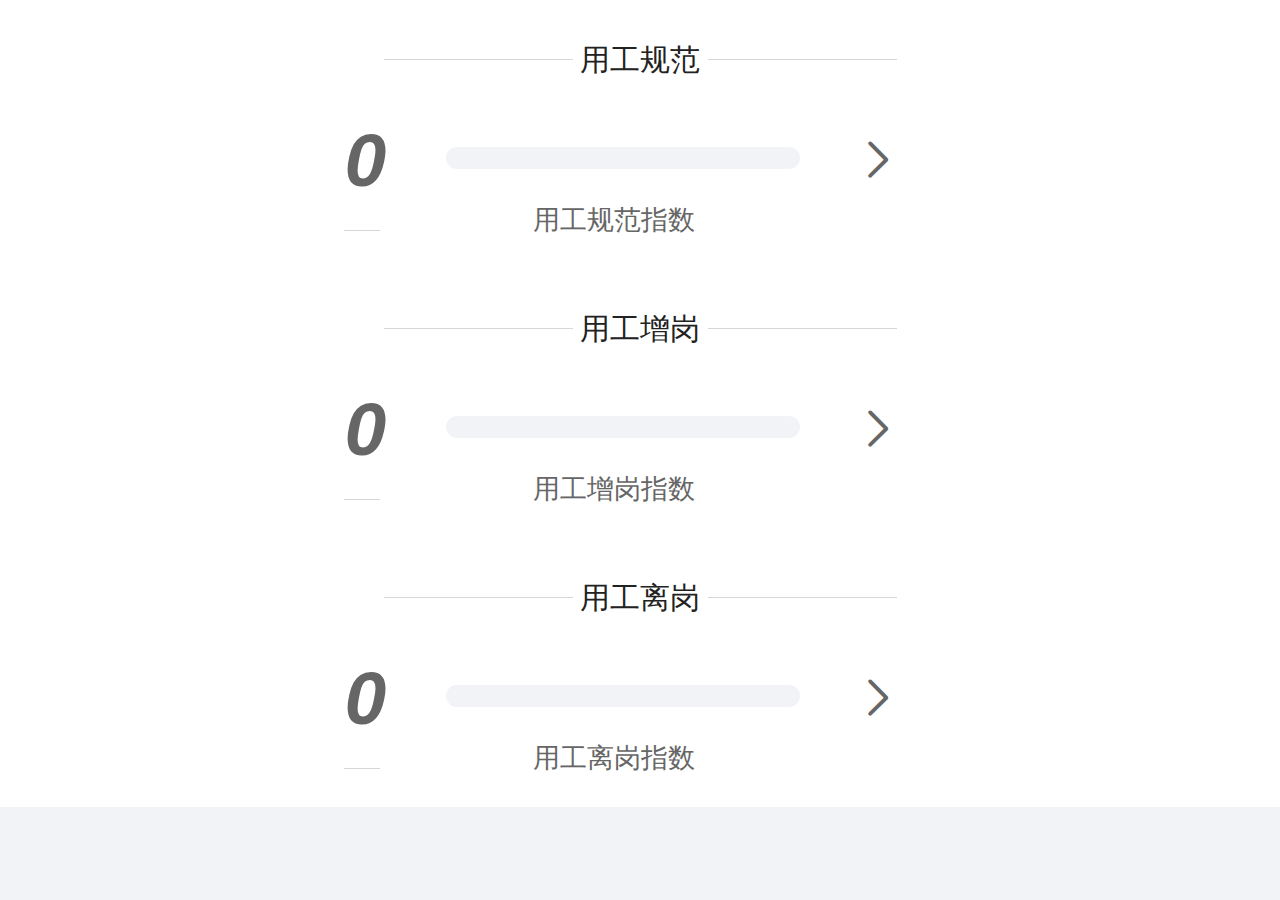
<file: view/norm/norm.html>
<!DOCTYPE html>
<html lang="en">
<head>
    <meta charset="UTF-8">
    <title>用功规范</title>
    <meta name="viewport" content="width=device-width,initial-scale=1">
    <link rel="stylesheet" href="../../css/normstyle/norm.css">
</head>
<body>
<div class="h-complete">
    <div class="h-norframe">
        <!--<div class="h-header">-->
        <!--<a href="./normIndex.html">详情 <i>></i></a>-->
        <!--</div>-->
        <div class="h-normContent">
            <p><span></span> 用工规范 <span></span></p>
            <div class="h-text">
                <span id="specification_index">0</span>
                <a href="normIndex.html">
                    <div class="h-twig" id="norm_index_twig">
                        <div class="h-ltwig"></div>
                        <div class="h-rtwig"></div>
                    </div>
                    <span class="h-skip iconfont icon-gengduo"></span>
                    <p>用工规范指数</p>
                </a>
            </div>
            <div class="h-thred"></div>
        </div>

    </div>
    <div class="h-norframe">
        <div class="h-normContent">
            <p><span></span> 用工增岗 <span></span></p>
            <div class="h-text">
                <span id="zenggang_index">0</span>
                <a href="normIncrease.html">
                    <div class="h-twig" id="norm_increase_twig">
                        <div class="h-ltwig"></div>
                        <div class="h-rtwig"></div>
                    </div>
                    <span class="h-skip iconfont icon-gengduo"></span>
                    <p>用工增岗指数</p>
                </a>
            </div>
            <div class="h-thred"></div>
        </div>
    </div>
    <div class="h-norframe">

        <div class="h-normContent">
            <p><span></span> 用工离岗 <span></span></p>
            <div class="h-text">
                <span id="demobilized_index">0</span>
                <a href="normLeave.html">
                    <div class="h-twig" id="norm_leave_twig">
                        <div class="h-ltwig"></div>
                        <div class="h-rtwig"></div>
                    </div>
                    <span class="h-skip iconfont icon-gengduo"></span>
                    <p>用工离岗指数</p>
                </a>
            </div>
            <div class="h-thred"></div>
        </div>
    </div>

</div>

<script src="../../js/jquery-2.1.0.min.js"></script>
<script src="../../js/common.js"></script>
<!-- 业务 -->
<script src="../../js/api/api.common.js"></script>
<script src="../../js/api/norm/api.norm.js"></script>
<script src="../../js/api/norm/api.norm.callback.js"></script>
<script type="text/javascript">
    $(document).ready(function () {
        getBasicInformation('normApi');

    });
</script>
</body>
</html>
</file>
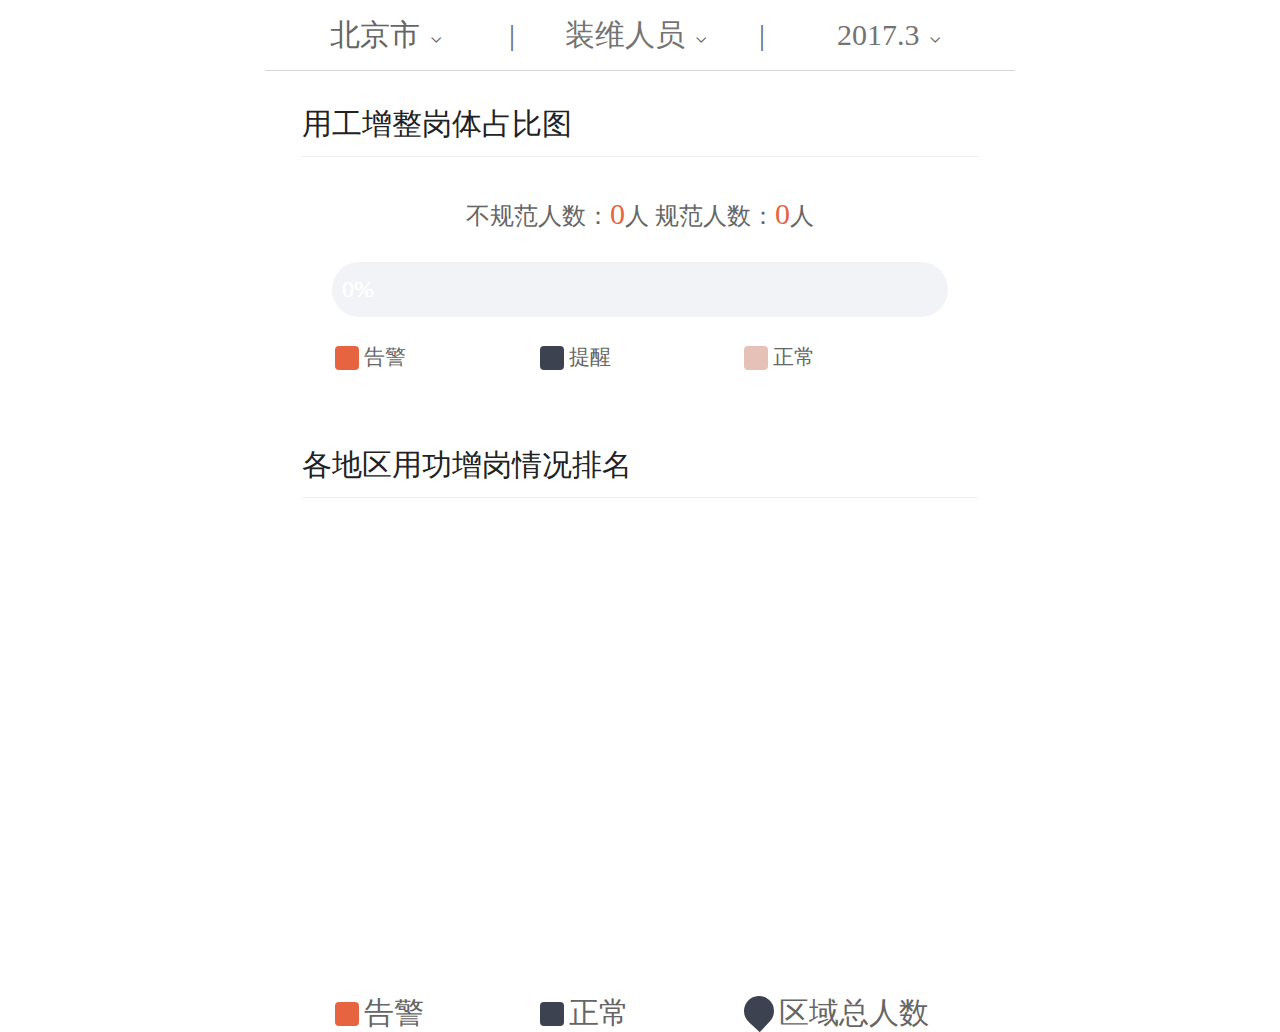
<file: view/norm/normIncrease.html>
<!DOCTYPE html>
<html lang="en">
<head>
    <meta charset="UTF-8">
    <title>用功规范</title>
    <meta name="viewport" content="width=device-width,initial-scale=1">
    <link rel="stylesheet" href="../../css/normstyle/normIndex.css">
    <script src="../../js/echarts.min.js"></script>
</head>
<body>
<div class="h-normIndex">
    <div class="h-header">
        <div class="h-lhead"><s id="city">北京市</s> <span class="iconfont icon-xiala"></span> <span class="fr">|</span></div>
        <div class="h-chead">装维人员 <span class="iconfont icon-xiala"></span> <span class="fr">|</span></div>
        <div class="h-rhead">2017.3 <span class="iconfont icon-xiala"></span></div>
    </div>
    <div class="h-dropDown">
        <span class="iconfont icon-shangla"></span>
        <div class="h-frienDrop">
            <div class="h-leftDrop"></div>
            <div class="h-rightDrop"></div>
        </div>
        <div class="h-closedrop"></div>
    </div>
    <div class="h-bodys">
        <div class="h-title">
            用工增整岗体占比图
        </div>
        <div class="h-navs">
            <p>不规范人数：<span id="y_totalNum">0</span>人 规范人数：<span id="n_totalNum">0</span>人</p>
            <div class="h-twig" id="norm_increase_twig">
                <div class="h-ltwig">0%</div>
                <div class="h-ztwig">0%</div>
                <div class="h-rtwig">0%</div>
            </div>
            <div class="h-chara">
                <div class="h-lchar">
                    <span></span>
                    告警
                </div>
                <div class="h-zchar">
                    <span></span>
                    提醒
                </div>
                <div class="h-rchar">
                    <span></span>
                    正常
                </div>
            </div>
        </div>
        <div class="h-title">
            各地区用功增岗情况排名
        </div>
        <div class="h-normchart">
            <div id="h-norchart"></div>
            <div class="h-chara">
                <div class="h-lchar">
                    <span></span>
                    告警
                </div>
                <div class="h-rchar">
                    <span></span>
                    正常
                </div>
                <div class="h-rmarkpoin">
                    <span></span>
                    区域总人数
                </div>
            </div>
        </div>
    </div>
</div>
<script src="../../js/echarts.min.js"></script>
<script src="../../js/jquery-2.1.0.min.js"></script>
<script src="../../js/common.js"></script>

<script src="../../js/api/api.common.js"></script>
<script src="../../js/api/norm/lncrease/api.lncrease.js"></script>
<script src="../../js/api/norm/lncrease/api.lncrease.callback.js"></script>
<!-- 业务 -->
<script type="text/javascript">
    $(document).ready(function () {
        getBasicInformation('normIncreaseApi');
    });
</script>

<script>
    h_region();

    h_columar({
        title : "增岗百分比",
        idname :"h-norchart",
        dataname : ["东城区\n\n532人","东城区","东城区","东城区","东城区"],
        data : ["75","30","85","49","50"],
        topdata : ["45","135","115","30","15"],
        topshow : false,
        nameone : "异常",
        nametwo : "在岗",
        markpoint : [
            {xAxis: 0, yAxis : 75+45},
            {xAxis: 1, yAxis : 30+135},
            {xAxis: 2, yAxis : 85+115},
            {xAxis: 3, yAxis : 49+30},
            {xAxis: 4, yAxis : 50+15},
        ]
    });
    window.addEventListener("resize", function () {
        h_columar({
            title : "增岗百分比",
            idname :"h-norchart",
            dataname : ["高效","勤奋","普通","低效","慵懒"],
            data : ["75","30","85","49","50"],
            topdata : ["45","135","115","30","15"],
            topshow : false,
            markpoint : [
                {xAxis: 0, yAxis : 75+45},
                {xAxis: 1, yAxis : 30+135},
                {xAxis: 2, yAxis : 85+115},
                {xAxis: 3, yAxis : 49+30},
                {xAxis: 4, yAxis : 50+15},
            ]
        });


        option.chart.resize();
    });
</script>
</body>
</html>
</file>
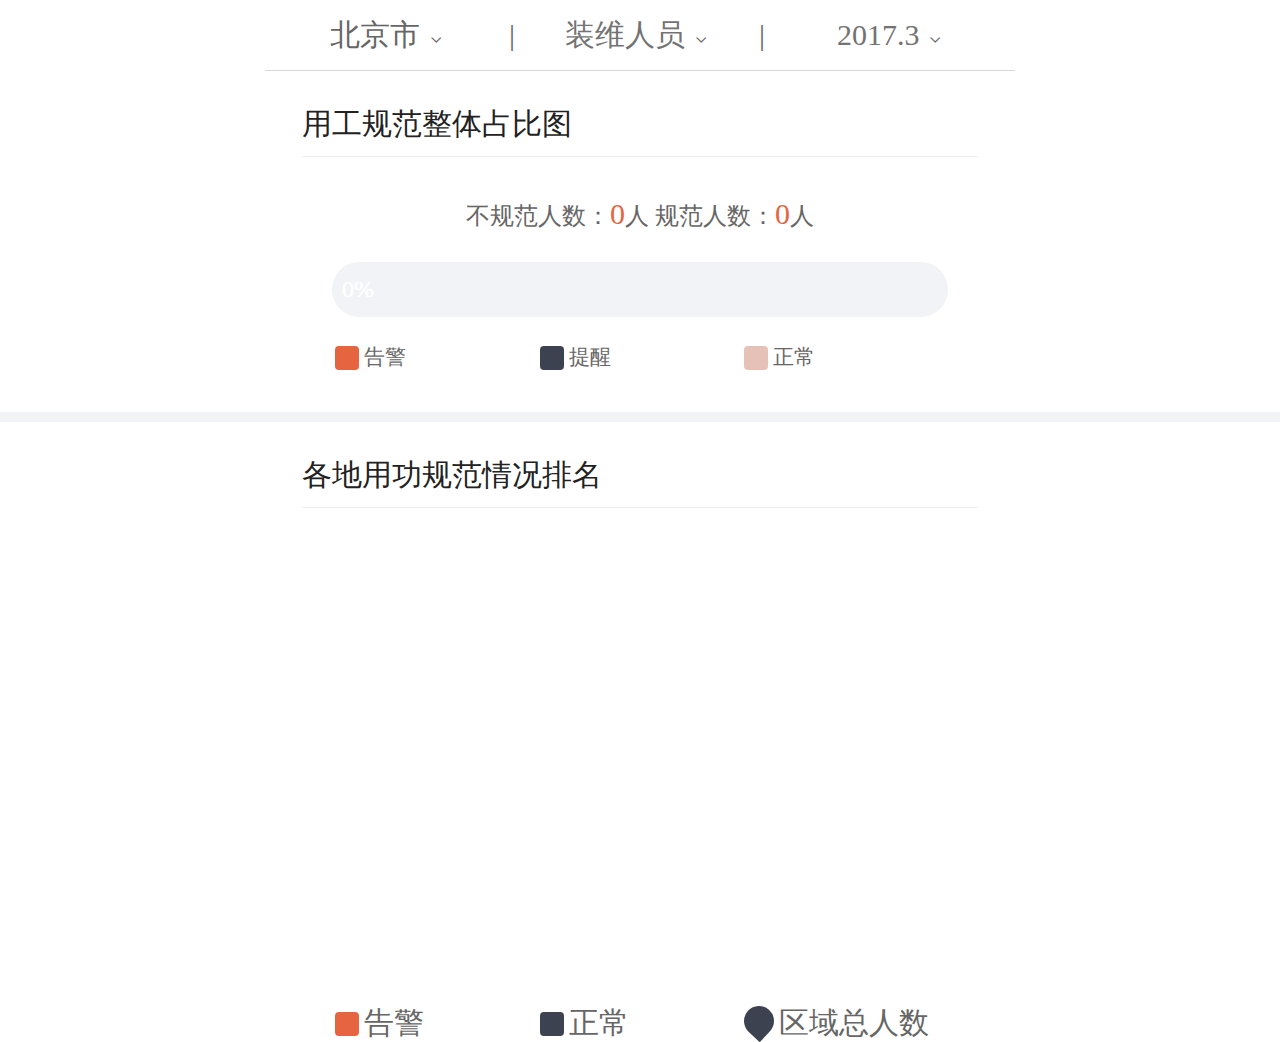
<file: view/norm/normIndex.html>
<!DOCTYPE html>
<html lang="en">
<head>
    <meta charset="UTF-8">
    <title>用功规范</title>
    <meta name="viewport" content="width=device-width,initial-scale=1">
    <link rel="stylesheet" href="../../css/normstyle/normIndex.css">
    <script src="../../js/echarts.min.js"></script>
</head>
<body>
<div class="h-normIndex">
    <div class="h-header">
        <div
                class="h-lhead"><s id="city">北京市</s> <span class="iconfont icon-xiala"></span> <span class="fr">|
        </span></div>
        <div class="h-chead">装维人员 <span class="iconfont icon-xiala"></span> <span class="fr">|
        </span></div>
        <div class="h-rhead">2017.3 <span class="iconfont icon-xiala"></span></div>
    </div>
    <div class="h-dropDown">
        <span class="iconfont icon-shangla"></span>
        <div class="h-frienDrop">
            <div class="h-leftDrop"></div>
            <div class="h-rightDrop"></div>
        </div>
        <div class="h-closedrop"></div>
    </div>

    <div class="h-bodys">
        <div class="h-title">
            用工规范整体占比图
        </div>
        <div class="h-navs">
            <p>不规范人数：<span id="n_totalNum">0</span>人 规范人数：<span id="y_totalNum">0</span>人</p>
            <div class="h-twig" id="emp_specification">
                <div class="h-ltwig">0%</div>
                <div class="h-ztwig">0%</div>
                <div class="h-rtwig">0%</div>
            </div>
            <div class="h-chara">
                <div class="h-lchar">
                    <span></span>
                    告警
                </div>
                <div class="h-zchar">
                    <span></span>
                    提醒
                </div>
                <div class="h-rchar">
                    <span></span>
                    正常
                </div>
            </div>
        </div>
        <div class="h-split"></div>
        <div class="h-title">
            各地用功规范情况排名
        </div>
        <div class="h-normchart">
            <div id="h-norchart"></div>
            <div class="h-chara">
                <div class="h-lchar">
                    <span></span>
                    告警
                </div>
                <div class="h-rchar">
                    <span></span>
                    正常
                </div>
                <div class="h-rmarkpoin">
                    <span></span>
                    区域总人数
                </div>
            </div>
        </div>
    </div>
</div>
<script src="../../js/jquery-2.1.0.min.js"></script>
<script src="../../js/common.js"></script>

<script src="../../js/api/api.common.js"></script>
<script src="../../js/api/norm/index/api.index.js"></script>
<script src="../../js/api/norm/index/api.index.callback.js"></script>
<!-- 业务 -->
<script type="text/javascript">
    $(document).ready(function () {
            getBasicInformation('normIndexApi');
    });
</script>

<script>
    h_region();

    h_columar({
        title: "不同规范百分比",  //标题
        idname: "h-norchart",  // 定义div的id
        dataname: ["东城区", "东城区", "东城区", "东城区", "东城区"], //底部显示的字
        data: ["75", "30", "85", "49", "50"],  //下面的数据的参数
        topdata: ["45", "135", "115", "30", "15"],  //上面深色的参数
        topshow: false,  //是否在頂部顯示數值
        nameone: "异常",  //深色参数名字
        nametwo: "在岗",  //浅色参数名字
        markpoint: [
            {xAxis: 0, yAxis: 75 + 45},
            {xAxis: 1, yAxis: 30 + 135},
            {xAxis: 2, yAxis: 85 + 115},
            {xAxis: 3, yAxis: 49 + 30},
            {xAxis: 4, yAxis: 50 + 15},
        ]
    });
    window.addEventListener("resize", function () {
        h_columar({
            title: "不同规范百分比",
            idname: "h-norchart",
            dataname: ["高效", "勤奋", "普通", "低效", "慵懒"],
            data: ["75", "30", "85", "49", "50"],
            topdata: ["45", "135", "115", "30", "15"],
            topshow: false,
            markpoint: [
                {xAxis: 0, yAxis: 75 + 45},
                {xAxis: 1, yAxis: 30 + 135},
                {xAxis: 2, yAxis: 85 + 115},
                {xAxis: 3, yAxis: 49 + 30},
                {xAxis: 4, yAxis: 50 + 15},
            ]
        });
        option.chart.resize();
    });
</script>
</body>
</html>
</file>
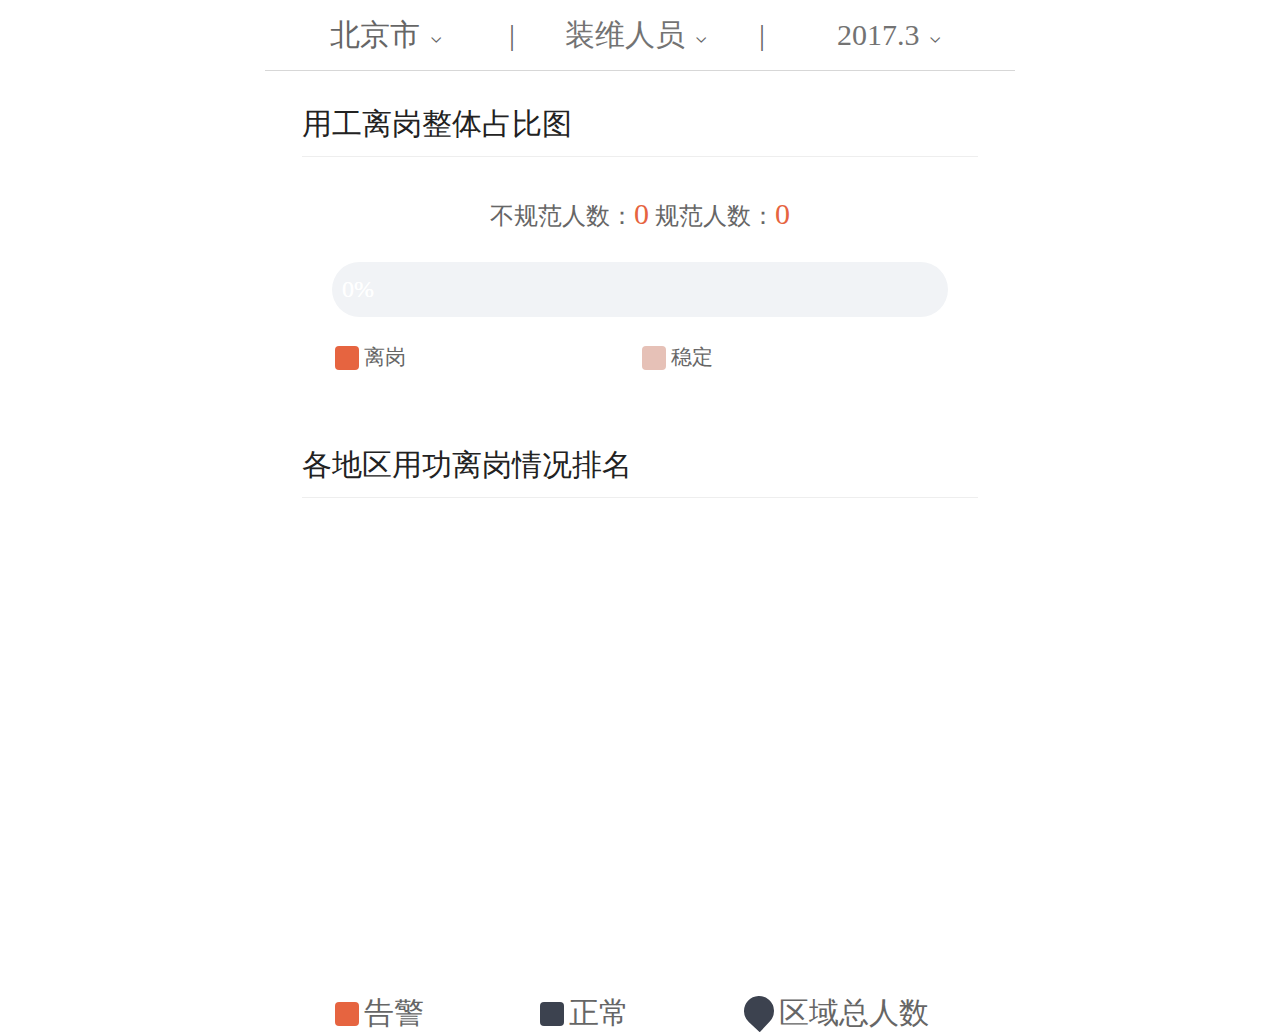
<file: view/norm/normLeave.html>
<!DOCTYPE html>
<html lang="en">
<head>
    <meta charset="UTF-8">
    <title>用功规范</title>
    <meta name="viewport" content="width=device-width,initial-scale=1">
    <link rel="stylesheet" href="../../css/normstyle/normIndex.css">
    <script src="../../js/echarts.min.js"></script>
</head>
<body>
<div class="h-normIndex">
    <div class="h-header">
        <div class="h-lhead"><s id="city">北京市</s> <span class="iconfont icon-xiala"></span> <span class="fr">|</span></div>
        <div class="h-chead">装维人员 <span class="iconfont icon-xiala"></span> <span class="fr">|</span></div>
        <div class="h-rhead">2017.3 <span class="iconfont icon-xiala"></span></div>
    </div>
    <div class="h-dropDown">
        <span class="iconfont icon-shangla"></span>
        <div class="h-frienDrop">
            <div class="h-leftDrop"></div>
            <div class="h-rightDrop"></div>
        </div>
        <div class="h-closedrop"></div>
    </div>
    <div class="h-bodys">
        <div class="h-title">
            用工离岗整体占比图
        </div>
        <div class="h-navs">
            <p>不规范人数：<span id="y_totalNum">0</span> 规范人数：<span id="n_totalNum">0</span></p>
            <div class="h-twig" id="norm_leave_twig">
                <div class="h-llwig">0%</div>
                <div class="h-zlwig">0%</div>

            </div>
            <div class="h-chara">
                <div class="h-lchar">
                    <span></span>
                    离岗
                </div>

                <div class="h-rchar">
                    <span></span>
                    稳定
                </div>
            </div>
        </div>
        <div class="h-title">
            各地区用功离岗情况排名
        </div>
        <div class="h-normchart">

            <div id="h-norchart"></div>
            <div class="h-chara">
                <div class="h-lchar">
                    <span></span>
                    告警
                </div>
                <div class="h-rchar">
                    <span></span>
                    正常
                </div>
                <div class="h-rmarkpoin">
                    <span></span>
                    区域总人数
                </div>
            </div>
        </div>
    </div>
</div>
<script src="../../js/echarts.min.js"></script>
<script src="../../js/jquery-2.1.0.min.js"></script>
<script src="../../js/common.js"></script>

<script src="../../js/api/api.common.js"></script>
<script src="../../js/api/norm/leave/api.leave.js"></script>
<script src="../../js/api/norm/leave/api.leave.callback.js"></script>
<!-- 业务 -->
<script type="text/javascript">
    $(document).ready(function () {
        getBasicInformation('normLeaveApi');
    });
</script>

<script>
    h_region();

    h_columar({
        title: "离岗百分比",
        idname: "h-norchart",
        dataname: ["东城区", "东城区", "东城区", "东城区", "东城区"],
        data: ["75", "30", "85", "49", "50"],
        topdata: ["45", "135", "115", "30", "15"],
        topshow: false,
        nameone: "异常",
        nametwo: "在岗",
        markpoint: [
            {xAxis: 0, yAxis: 75 + 45},
            {xAxis: 1, yAxis: 30 + 135},
            {xAxis: 2, yAxis: 85 + 115},
            {xAxis: 3, yAxis: 49 + 30},
            {xAxis: 4, yAxis: 50 + 15},
        ]
    });
    window.addEventListener("resize", function () {
        h_columar({
            title: "离岗百分比",
            idname: "h-norchart",
            dataname: ["高效", "勤奋", "普通", "低效", "慵懒"],
            data: ["75", "30", "85", "49", "50"],
            topdata: ["45", "135", "115", "30", "15"],
            topshow: false,
            markpoint: [
                {xAxis: 0, yAxis: 75 + 45},
                {xAxis: 1, yAxis: 30 + 135},
                {xAxis: 2, yAxis: 85 + 115},
                {xAxis: 3, yAxis: 49 + 30},
                {xAxis: 4, yAxis: 50 + 15},
            ]
        });


        option.chart.resize();
    });
</script>
</body>
</html>
</file>
<file: css/index.css>
@media only screen and (width: 320px) {
  html {
    font-size: 12.8px;
  }
}
@media only screen and (width: 375px) {
  html {
    font-size: 15px;
  }
}
@media only screen and (width: 400px) {
  html {
    font-size: 16px;
  }
}
@media only screen and (width: 414px) {
  html {
    font-size: 16.56px;
  }
}
@media only screen and (min-width: 650px) {
  html {
    font-size: 30px;
  }
}
#pic1 {
  min-width: 9.375rem;
  min-height: 8.125rem;
  float: left;
}
#line {
  min-width: 17.1875rem;
  min-height: 8.125rem;
  margin: 0 auto;
}
.whols .title {
  height: 2.1875rem;
  line-height: 2.1875rem;
  width: 100%;
}
.whols .title span {
  float: left;
  text-indent: 0.46875rem;
}
.whols .title a {
  float: right;
  margin-right: 0.46875rem;
  text-decoration: none;
  color: #424242;
}
.whols .title a i {
  font-style: normal;
  font-weight: 600;
  color: #6a6a6a;
}
.whols .box1 {
  width: 18.75rem;
  height: 11.03125rem;
  border-radius: 0.5rem;
  background-color: #f7f7f7;
  margin: 0.625rem auto;
}
.whols .box1 .shownumber {
  width: 9.375rem;
  height: 8.125rem;
  line-height: 8.125rem;
  float: left;
  text-align: center;
  font-size: 1.5rem;
  color: #424242;
}
.whols .box2 {
  width: 18.75rem;
  height: 11.03125rem;
  border-radius: 0.5rem;
  background-color: #f7f7f7;
  margin: 0.625rem auto;
}
.whols .box3 {
  width: 18.75rem;
  height: 11.03125rem;
  border-radius: 0.5rem;
  background-color: #f7f7f7;
  margin: 0.625rem auto;
}
</file>
<file: css/normstyle/norm.css>
@import "../commonstyle/adaptr.css";
@import "../commonstyle/base.css";
@import "../commonstyle/iconfont.css";
html,
body {
  width: 100%;
  height: 100%;
}
.h-complete {
  height: 100%;
  background-color: #F1F3F6;
}
.h-complete .h-norframe {
  width: 100%;
  height: 8.96666667rem;
  background-color: #ffffff;
  margin-bottom: 0.6rem;
  margin: 0 auto;
}
.h-complete .h-norframe .h-normContent {
  width: 19.73333333rem;
  height: 6.33333333rem;
  line-height: 2rem;
  margin: 0 auto;
  font-size: 0.9rem;
}
.h-complete .h-norframe .h-normContent p {
  text-align: center;
  font-size: 1rem;
  color: #222222;
  padding-top: 1rem;
  margin-bottom: 1.33333333rem;
}
.h-complete .h-norframe .h-normContent p span {
  display: inline-block;
  width: 6.3rem;
  height: 0.33333333rem;
  border-top: 1px solid #D7D7D7;
}
.h-complete .h-norframe .h-normContent .h-text {
  width: 19.7rem;
  height: 3.16666667rem;
  margin: 0 auto;
}
.h-complete .h-norframe .h-normContent .h-text span {
  display: block;
  float: left;
  font-size: 2.5rem;
  font-weight: 600;
  font-family: Arial;
  font-style: italic;
}
.h-complete .h-norframe .h-normContent .h-text a {
  display: block;
  float: left;
}
.h-complete .h-norframe .h-normContent .h-text a .h-twig {
  width: 11.8rem;
  height: 0.73333333rem;
  margin: 0 auto;
  background-color: #F1F3F6;
  border-radius: 1rem;
  overflow: hidden;
  box-sizing: border-box;
  float: left;
  margin-top: 0.56666667rem;
  margin-left: 2rem;
  margin-right: 1.66666667rem;
}
.h-complete .h-norframe .h-normContent .h-text a .h-twig div {
  height: 0.73333333rem;
  line-height: 0.73333333rem;
  text-align: center;
  color: #ffffff;
  float: left;
  font-size: 0.8rem;
}
.h-complete .h-norframe .h-normContent .h-text a .h-twig .h-ltwig {
  background-color: #E66440;
}
.h-complete .h-norframe .h-normContent .h-text a .h-twig .h-rtwig {
  background-color: #3C424F;
}
.h-complete .h-norframe .h-normContent .h-text a span {
  display: block;
  float: left;
  font-size: 1.33333333rem;
  font-style: inherit;
}
.h-complete .h-norframe .h-normContent .h-text a p {
  text-align: left;
  margin: 0;
  margin-top: -0.16666667rem;
  font-size: 0.9rem;
  color: #666666;
  text-indent: 4.9rem;
}
.h-complete .h-norframe .h-normContent .h-thred {
  width: 1.2rem;
  height: 0.16666667rem;
  border-bottom: 1px solid #D7D7D7;
}
</file>
<file: css/analystyle/leave.css>
@import "../commonstyle/adaptr.css";
@import "../commonstyle/base.css";
@import "../commonstyle/iconfont.css";
.h-leave {
  padding-bottom: 1rem;
}
.h-leave .h-body .h-round {
  height: 11.93333333rem;
  box-sizing: border-box;
  padding-top: 0.66666667rem;
  margin-bottom: 0.66666667rem;
}
.h-leave .h-body .h-round #h-ring {
  width: 13.66666667rem;
  height: 11.36666667rem;
  float: left;
}
.h-leave .h-body .h-round .h-block {
  width: 10.83333333rem;
  height: 10.53333333rem;
  float: left;
  color: #c4c4c4;
  font-size: 0.7rem;
  box-sizing: border-box;
  padding-top: 0.6rem;
}
.h-leave .h-body .h-round .h-block div {
  margin-top: 1.33333333rem;
  height: 1rem;
  line-height: 1rem;
}
.h-leave .h-body .h-round .h-block div span {
  display: block;
  float: left;
  width: 1rem;
  height: 1rem;
  margin-right: 0.5rem;
  border-radius: 25%;
}
.h-leave .h-body .h-round .h-block .h-block1 span {
  background-color: #ca2424;
}
.h-leave .h-body .h-round .h-block .h-block2 span {
  background-color: #f2883b;
}
.h-leave .h-body .h-round .h-block .h-block3 span {
  background-color: #68738c;
}
.h-leave .h-body .h-round .h-block .h-block4 span {
  background-color: #3c424f;
}
.h-leave .h-body .h-round .h-block .h-block5 span {
  background-color: #68738c;
}
.h-leave .h-body .h-round .h-block .h-block6 span {
  background-color: #68738c;
}
.h-leave .h-body .h-colum #h-columnar {
  width: 22rem;
  height: 16.66666667rem;
  margin: 0 auto;
}
</file>
<file: css/analystyle/leaveDirection.css>
@import "../commonstyle/adaptr.css";
@import "../commonstyle/base.css";
@import "../commonstyle/iconfont.css";
.h-leave {
  padding-bottom: 1rem;
}
.h-leave .h-body .h-round {
  height: 11.93333333rem;
  box-sizing: border-box;
  padding-top: 0.66666667rem;
  margin-bottom: 0.66666667rem;
}
.h-leave .h-body .h-round #h-ring {
  width: 13.66666667rem;
  height: 11.36666667rem;
  float: left;
}
.h-leave .h-body .h-round .h-block {
  width: 10.83333333rem;
  height: 10.53333333rem;
  float: left;
  color: #c4c4c4;
  font-size: 0.7rem;
  box-sizing: border-box;
}
.h-leave .h-body .h-round .h-block div {
  margin-top: 1.16666667rem;
  height: 1rem;
  line-height: 1rem;
}
.h-leave .h-body .h-round .h-block div span {
  display: block;
  float: left;
  width: 1rem;
  height: 1rem;
  margin-right: 0.5rem;
  border-radius: 25%;
}
.h-leave .h-body .h-round .h-block .h-block1 span {
  background-color: #ca2424;
}
.h-leave .h-body .h-round .h-block .h-block2 span {
  background-color: #f2883b;
}
.h-leave .h-body .h-round .h-block .h-block3 span {
  background-color: #68738c;
}
.h-leave .h-body .h-round .h-block .h-block4 span {
  background-color: #9aabd2;
}
.h-leave .h-body .h-round .h-block .h-block5 span {
  background-color: #68738c;
}
.h-leave .h-body .h-round .h-block .h-block6 span {
  background-color: #3c424f;
}
</file>
<file: css/normstyle/normIndex.css>
@import "../commonstyle/adaptr.css";
@import "../commonstyle/base.css";
@import "../commonstyle/iconfont.css";
.h-normIndex .h-bodys .h-navs {
  padding-top: 0.33333333rem;
  padding-bottom: 1rem;
  width: 20.53333333rem;
  margin: 0 auto;
  margin-bottom: 0.33333333rem;
}
.h-normIndex .h-bodys .h-navs p {
  font-size: 0.8rem;
  margin: 1rem 0;
  text-align: center;
}
.h-normIndex .h-bodys .h-navs p span {
  color: #e66440;
}
.h-normIndex .h-bodys .h-navs .h-twig {
  width: 20.53333333rem;
  height: 1.83333333rem;
  margin: 0 auto;
  background-color: #F1F3F6;
  border-radius: 1rem;
  overflow: hidden;
  box-sizing: border-box;
  padding: 0.33333333rem;
}
.h-normIndex .h-bodys .h-navs .h-twig div {
  height: 1.16666667rem;
  line-height: 1.16666667rem;
  text-align: center;
  color: #ffffff;
  float: left;
  font-size: 0.8rem;
}
.h-normIndex .h-bodys .h-navs .h-twig .h-ltwig {
  background-color: #E66440;
  border-radius: 0.83333333rem 0 0 0.83333333rem;
}
.h-normIndex .h-bodys .h-navs .h-twig .h-ztwig {
  background-color: #3C424F;
}
.h-normIndex .h-bodys .h-navs .h-twig .h-rtwig {
  background-color: #e6c1b7;
  border-radius: 0 0.83333333rem 0.83333333rem 0;
}
.h-normIndex .h-bodys .h-navs .h-twig .h-llwig {
  background-color: #E66440;
  border-radius: 0.83333333rem 0 0 0.83333333rem;
}
.h-normIndex .h-bodys .h-navs .h-twig .h-zlwig {
  background-color: #3C424F;
  border-radius: 0 0.83333333rem 0.83333333rem 0;
}
.h-normIndex .h-bodys .h-navs .h-chara {
  width: 20.46666667rem;
  margin: 0 auto;
  margin-top: 0.83333333rem;
  height: 1rem;
  line-height: 1rem;
  display: flex;
}
.h-normIndex .h-bodys .h-navs .h-chara div {
  flex: 1;
  font-size: 0.7rem;
  height: 1rem;
  line-height: 1rem;
  text-indent: 0.16666667rem;
}
.h-normIndex .h-bodys .h-navs .h-chara div span {
  display: block;
  float: left;
  width: 0.8rem;
  height: 0.8rem;
  margin-top: 0.13333333rem;
  margin-left: 0.06666667rem;
  border-radius: 0.13333333rem;
}
.h-normIndex .h-bodys .h-navs .h-chara .h-lchar span {
  background-color: #E66440;
}
.h-normIndex .h-bodys .h-navs .h-chara .h-zchar span {
  background-color: #3C424F;
}
.h-normIndex .h-bodys .h-navs .h-chara .h-rchar span {
  background-color: #e6c1b7;
}
.h-normIndex .h-bodys .h-navs .h-chara .h-rmarkpoin span {
  display: inline-block;
  width: 1rem;
  height: 1rem;
  background-color: #3C424F;
  border-radius: 68% 68% 0% 68%;
  transform: rotate(43deg);
}
.h-normIndex .h-bodys .h-normchart #h-norchart {
  width: 22.26666667rem;
  height: 16.66666667rem;
  margin: 0 auto;
}
</file>
<file: css/analystyle/postUnusual.css>
@import "../commonstyle/adaptr.css";
@import "../commonstyle/base.css";
@import "../commonstyle/iconfont.css";
.h-normIndex .h-closetime {
  position: absolute;
  width: 100%;
  height: 100%;
  display: none;
  z-index: 199;
}
.h-normIndex .h-bodys .h-title {
  position: relative;
}
.h-normIndex .h-bodys .h-title .h-posttime {
  display: inline-block;
  float: right;
}
.h-normIndex .h-bodys .h-title .h-timeShow {
  position: absolute;
  width: 25rem;
  height: 6.66666667rem;
  background-color: #fff;
  left: 0;
  top: 2.9rem;
  z-index: 200;
  display: none;
  padding-top: 0.66666667rem;
}
.h-normIndex .h-bodys .h-title .h-timeShow span {
  display: block;
  float: left;
  width: 6rem;
  height: 1.66666667rem;
  line-height: 1.66666667rem;
  text-align: center;
  border: 1px dotted #979797;
  margin: 0.66666667rem 0.66666667rem;
}
.h-normIndex .h-bodys .h-normchart {
  position: relative;
}
.h-normIndex .h-bodys .h-normchart .h-markpoin {
  position: absolute;
  left: 15rem;
  top: 1rem;
}
.h-normIndex .h-bodys .h-normchart .h-markpoin span {
  color: #E66440;
}
.h-timeclick {
  background-color: #E66440;
  color: #ffffff;
  border: 1px solid #E66440 !important;
}
</file>
<file: css/contrastStyle/positionChangeContrast.css>
@import "../commonstyle/iconfont.css";
@import "../commonstyle/variable.less";
/*--------------头部导航--------------------*/
.contrastList{
    width:7.5rem;
    height: 0.45rem;
    margin-top:0.18rem;
    margin-top:0.18rem;
    font-size:0.24rem;
    color: #666;
    background:url("../../img/positionChangeContrast/contrastSwipeBg1.png") no-repeat left bottom ;
    background-size:100%;
}
.contrastList .currentOption{
    color: #E66440;
}
.contrastList li{
    float: left;
    width:2.47rem;
    text-align: center;
    height:0.35rem;
    line-height:0.35rem;
    border-right:0.01rem solid #666666;
}

/*-------添加显示模块-----------*/
div.addAreaList{
    top:2rem;
}
.addAreaList ul{
    font-size: 0.22rem;
    color: #666;
    margin-left:-0.09rem;
}
.whiteBg{
    background: #fff;
    width: 6.14rem;
    height: auto;
    padding: 0rem 0.68rem 0.43rem;
}
#selectLeftArea,#selectRightArea,.addAreaList{
    width:7.50rem;
    height:10rem;
    position: absolute;
    top:0.9rem;
    background-color:rgba(160,160,160,0.5);
    display:none;
    z-index:2;
    color: #666;
}
.slide-dl #selectLeftArea,.slide-dl #selectRightArea{
    display: none;
    left: 0rem;
    top:1.4rem;
}
.slide-dl-position{position: relative;}
.selectAreaList ul,.addAreaList ul,dd{
    overflow: hidden;
}
 .slide-dl .selectAreaList ul li,.addAreaList ul li{
    background:#fff;
    border:0.01rem dashed #666;
}
.slide-dl dd{
    font-size: 0.22rem;
    color: #fff;
}
.slide-dl ul li span{
   margin-left: 0.2rem;
}
.selectAreaList ul li,.addAreaList ul li ,.slide-dl ul li{
    width: 1.80rem;
    text-align: center;
    height: 0.48rem;
    float: left;
    line-height: 0.48rem;
    margin-top:0.3rem;
    margin-right: 0.29rem;
}
.slide-dl ul li{
    background:#E66440;
    border:0.01rem solid #E66440;
}
ul li.fgb-color{
    background:#3c424f;
    border-color:#3c424f;
}
.slide-dl ul li.addContrast{
    background: #3c424f;
    border-color:#3c424f;
}
.selectAreaList ul li:nth-child(3n),.addAreaList ul li:nth-child(3n),dd ul li:nth-child(3n){
    margin-right: 0;
}
.selectAreaList .chooseTip,.addAreaList .chooseTip{
    color:#cbcbcb;
    font-size:0.24rem;
}
.loginBtn ,.btnOk{
    text-align: center;
    border-radius:0.06rem;
}
.btnOk{
    color: #fff;
    background: #E66440;
    margin-top:0.5rem;
    font-size:0.3rem;
}
/*分割线*/
.splitLine-color{
    color: #d7d7d7;
    clear: both;
    width: 6.10rem;
    margin-left:0.62rem;
}
/*已选维度样式*/
.slide-dl .selectAreaList ul .selectedList,.addAreaList ul .currentChoose,.addAreaList ul .selectedList{
    background: #E66440;
    color:#fff;
    border:0.01rem solid #E66440;
}


.styled-select i{
    font-style: normal;
}
.slide{
    width:7.50rem;
    /*height:13.14rem;*/
}
.slide-dl{
    padding:0.28rem 0.6rem 0 ;
}
.slide dl dt{
    width:6.9rem;
    height:0.26rem;
    color: #cbcbcb;
    font-size:0.22rem;
}
.slide dl dd{
  padding-bottom:0.18rem;
}




/*选择固定维度*/
.styled-select{
    font-size:0.2rem;

}
.slide-dl .marginLeft{
    margin-left:1.68rem;
}

.fl{float: left}
.fr{float: right}
.styled-select {
    width: 1.82rem;
    height: 0.47rem;
    float: left;
    font-size: 0.22rem;
    margin-top:0.32rem;
    border: 0.01rem solid #E66440;
    color: #6e6e6e;
    padding-left:0.36rem;
    line-height:0.47rem;
}
.styled-select span{
    margin-left:0.1rem;
}
/*----------------------------------*/
.grayLine{
    clear: both;
}


/*选择固定维度*/
.personStyle , .dataTime{
    width:7.33rem;
    height:1.53rem;
    border: 0.08rem solid #dcdcdc;
    float: left;
    line-height: 1.53rem;
    text-align: center;
    font-size: 0.8rem;
    color:#787878;

}
.dataTime{
    margin-left:4.4rem;
}
.splitModule{
    background:#f1f3f6;
    height:0.14rem;
    width:7.5rem;
    margin-top:0.29rem;
}
/*条柱形*/
#columar-area{
    width: 6.8rem;
    height:4.04rem;
    margin-left:0.6rem;
    display: none;
}
.ch_columar_title{
    width: 7.5rem;
    height:0.80rem;
    margin:0 auto;
    line-height:0.80rem;
    text-align: center;
    border-bottom: 0.02rem solid #ececec;
    font-size: 0.24rem;
    color: #222;
    display: none;
}

.columar-tip{
    float: left;
    margin-left: 1rem;
    margin-top:0rem;
    display: none;
}
.tipImg-abnormal ,.tipImg-normal{
    display: inline-block;
    width:0.25rem;
    height:0.25rem;
    border-radius:0.02rem;
}
.tipImg-abnormal{
    background:#df5e39;
}
.tipImg-normal{
    background:#3c424f;
}
.tip-describe{
    color: #666;
    font-size: 0.24rem;
    display: inline-block;
    /*margin-left: -0.4rem;*/
    margin-top: -2.01rem;
}
.stationTitle,.titleTitle{
    display: none;
}
</file>
<file: css/contrastStyle/changeContrastMain.css>
/*@import "../base.css";*/
/*@import "../iconfont.css";*/
/*@import "../adaptr.css";*/
/*css reset*/
body,div,dl,dt,dd,ul,ol,li,h1,h2,h3,h4,h5,h6,pre,form,fieldset,input,textarea,p,blockquote,th,td{margin:0;padding:0;}
fieldset,img{border: 0}
ol,ul{list-style:none}

/*头部*/
.com_head,.com_bottom,.com_center{width:7.50rem;}
.com_head{
    height:0.88rem;
    text-align:center;
    line-height:0.88rem;
    font-size:0.36rem;
}
/*主体*/
.com_center{
    height:auto;
}
/*皮肤颜色*/
.mbg-color{background:#E66440;} /*主要背景颜色*/
.title-color{color:#E66440;} /*主要文字颜色*/
.fgb-color{background:#3c424f} /*辅助颜色*/
.if-color{color:#222} /*重要级文字，内容标题颜色*/
.mf-color{color:#666} /*主要文字颜色*/
.splitLine-color{color: #d7d7d7} /*分割线*/
.splitModule-color{background:#f1f3f6} /*分割模块底色*/
.white-color{color:#fff} /*白色颜色的文字*/


/*分割线*/
.splitLine{
    height:0.01rem;
    background:#d7d7d7;
}
/*中文字字体*/
.ff-zh{ "PingFangTC-Regular", "Microsoft YaHei ", "SimHei ";}
/*英文字字体*/
.ff-en{"Helvetica Neue"}

/*字号*/
.fs-40{font-size: 0.40rem} /*40px*/
.fs-36{font-size: 0.36rem} /*36px*/
.fs-30{font-size: 0.30rem} /*30px*/
.fs-28{font-size: 0.28rem} /*28px*/
.fs-26{font-size: 0.26rem} /*26px*/
.fs-24{font-size: 0.24rem} /*24px*/
.fs-22{font-size: 0.22rem} /*22px*/
.fs-20{font-size: 0.20rem}
/*按钮*/
.loginBtn ,.btnOk{
    text-align: center;
    border-radius:0.06rem;
}
/*登录按钮*/
.loginBtn{
    width: 6.90rem;
    height: 0.88rem;
    line-height: 0.88rem;
    border:0.01rem solid #E66440;
    margin:0 auto;
}
/*确定按钮*/
.btnOk{
    width:2.54rem;
    height:0.64rem;
    line-height:0.64rem;
    margin:0 auto;
}


/*padding*/
.pl-10{padding-left:0.1rem;}
.plr{padding-left:0.69rem;padding-right: 0.69rem;}

/*margin*/
.mt-12{margin-top:0.12rem;}
.mt-18{margin-top:0.18rem;}
.mt-40{margin-top:0.4rem;}
.mt-32{margin-top:0.32rem;}
.mt-412{margin-top:4.12rem;}
.mt-47{margin-top: 0.47rem;}
.mr-35{margin-right:0.35rem;}
.ml-62{margin-left:0.62rem;}
.mt-50{margin-top:0.5rem}
.mt-29{margin-top:0.29rem}
.mlr{margin-left:auto;margin-right: auto;}

/*定位*/
.tl{text-align:left}
.tc{text-align:center}
.tr{text-align:right}
.pr{position: relative}
.pa{position: absolute}
.cb{clear: both}
.cl{clear: left}
.cr{clear: right}
.fl{float: left}
.fr{float: right}

/*长度宽度*/
.w750{width:7.5rem}
.w610{width: 6.10rem}
.h14{height:0.14rem}
</file>
